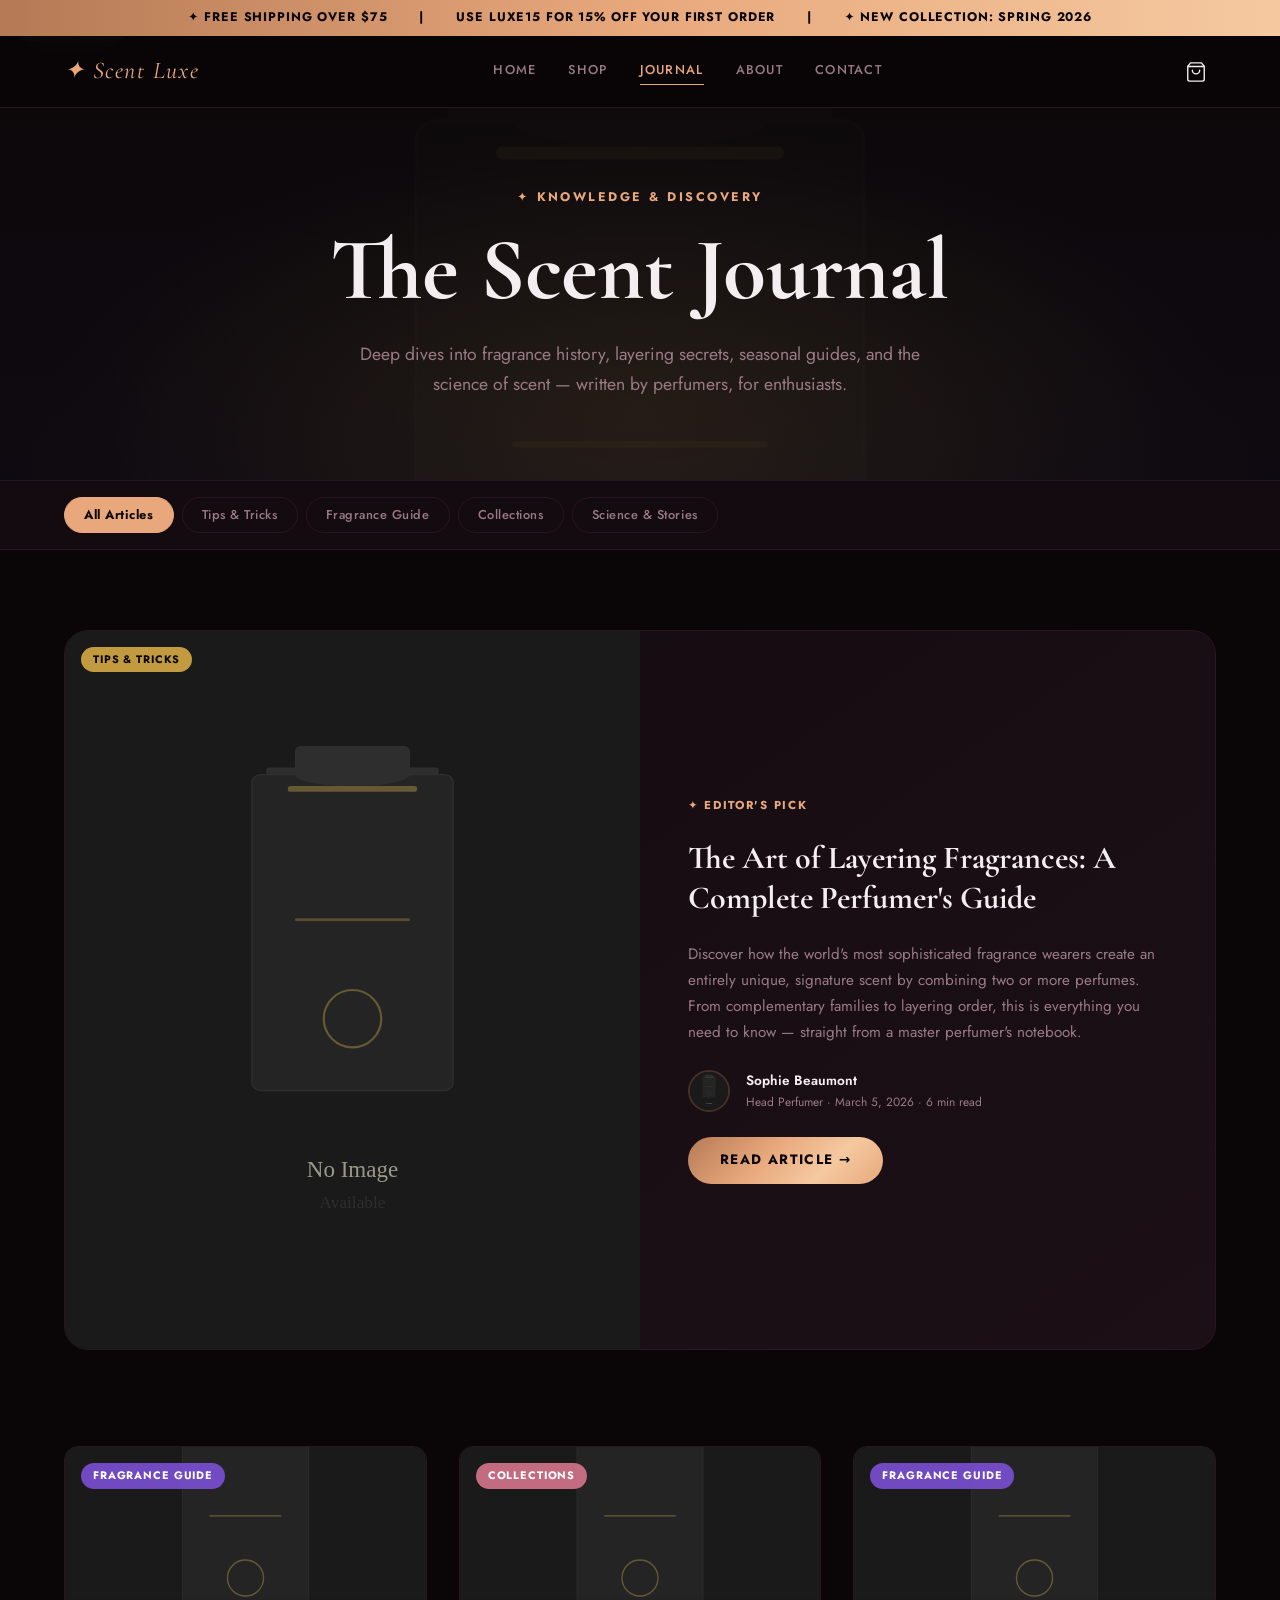
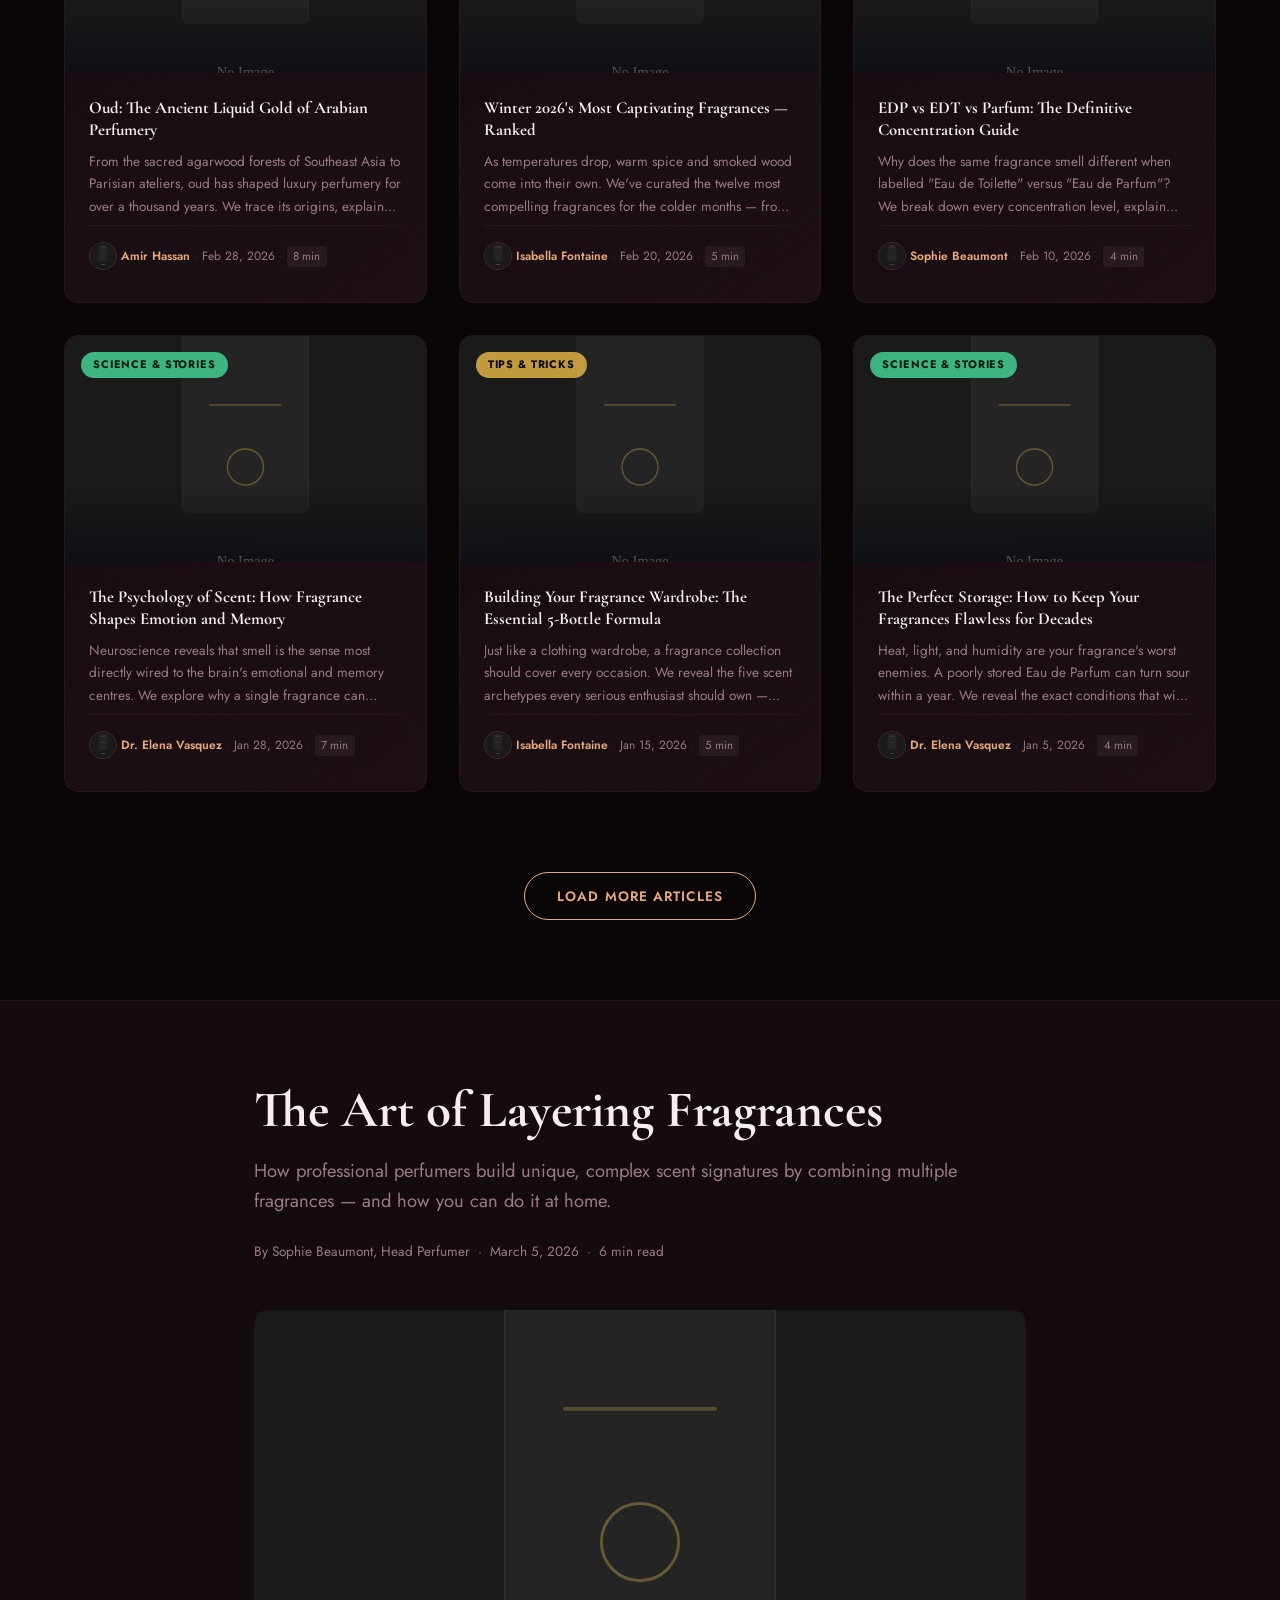
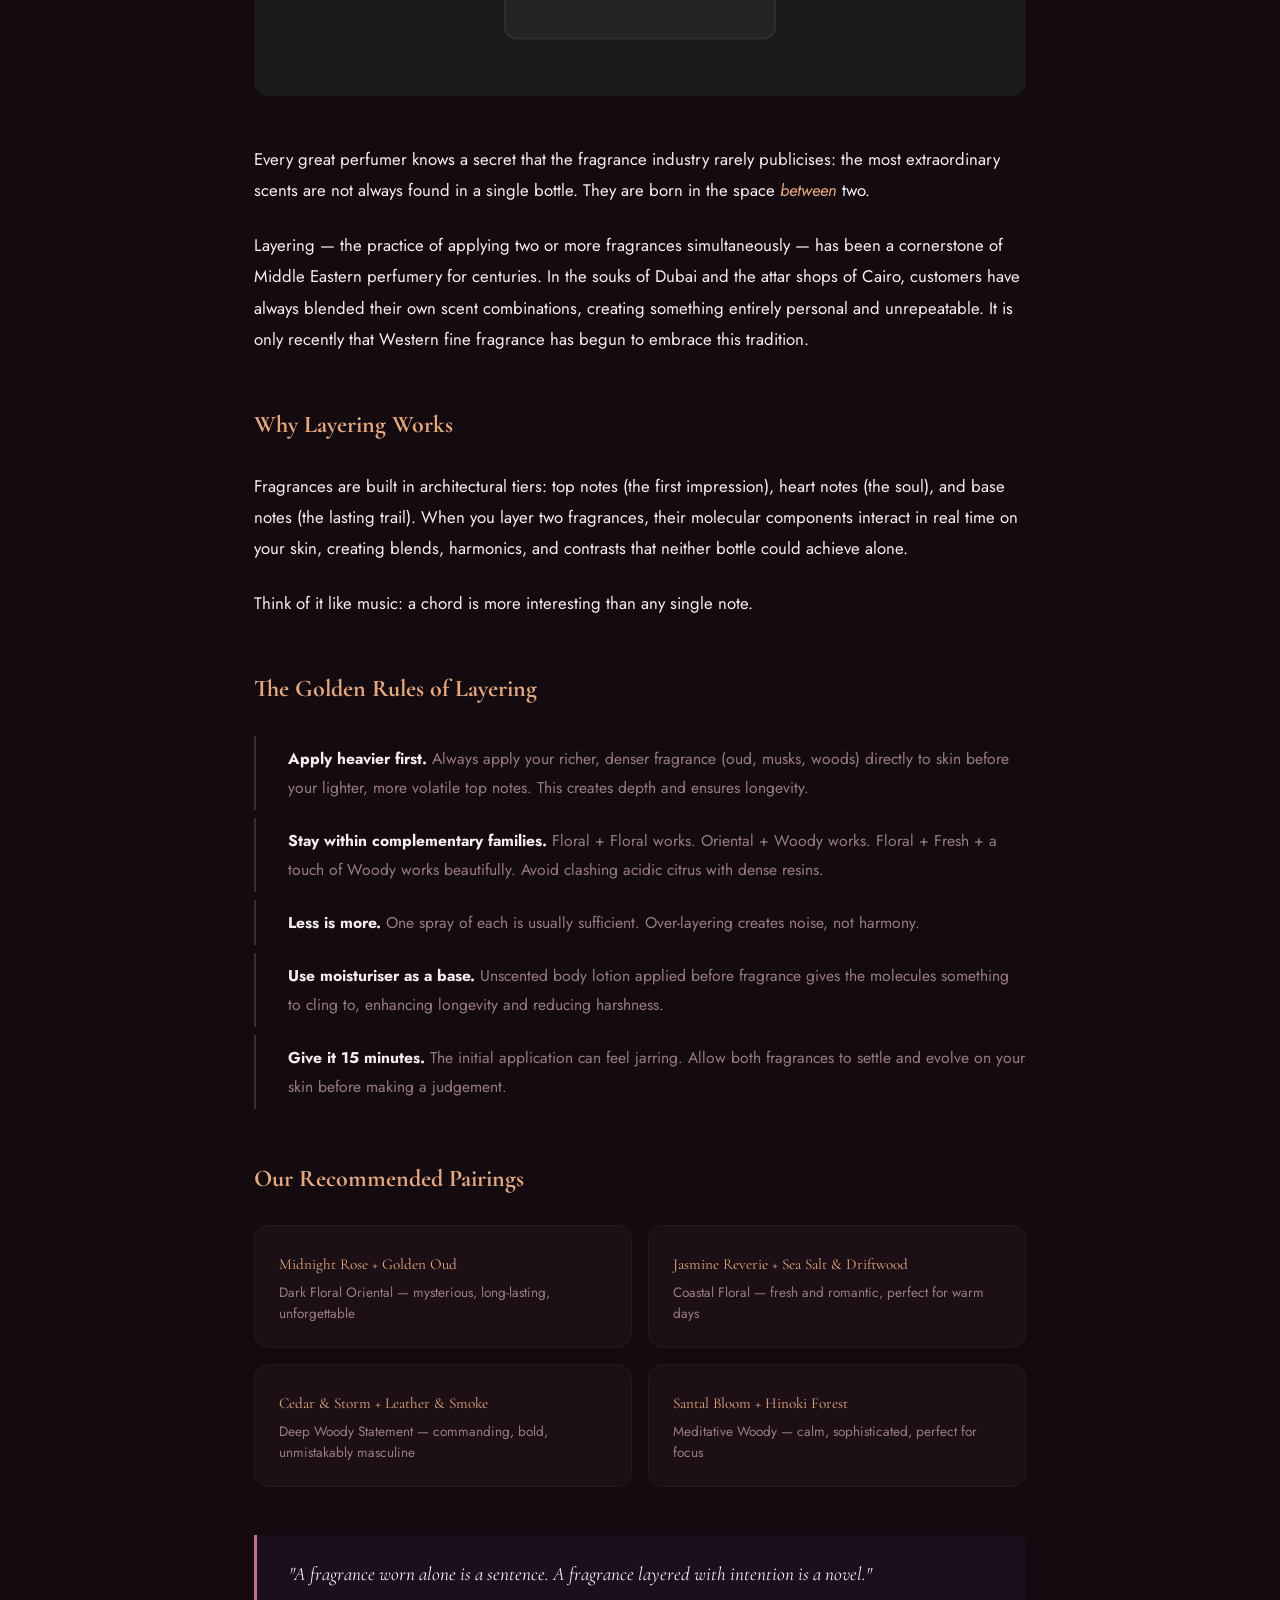
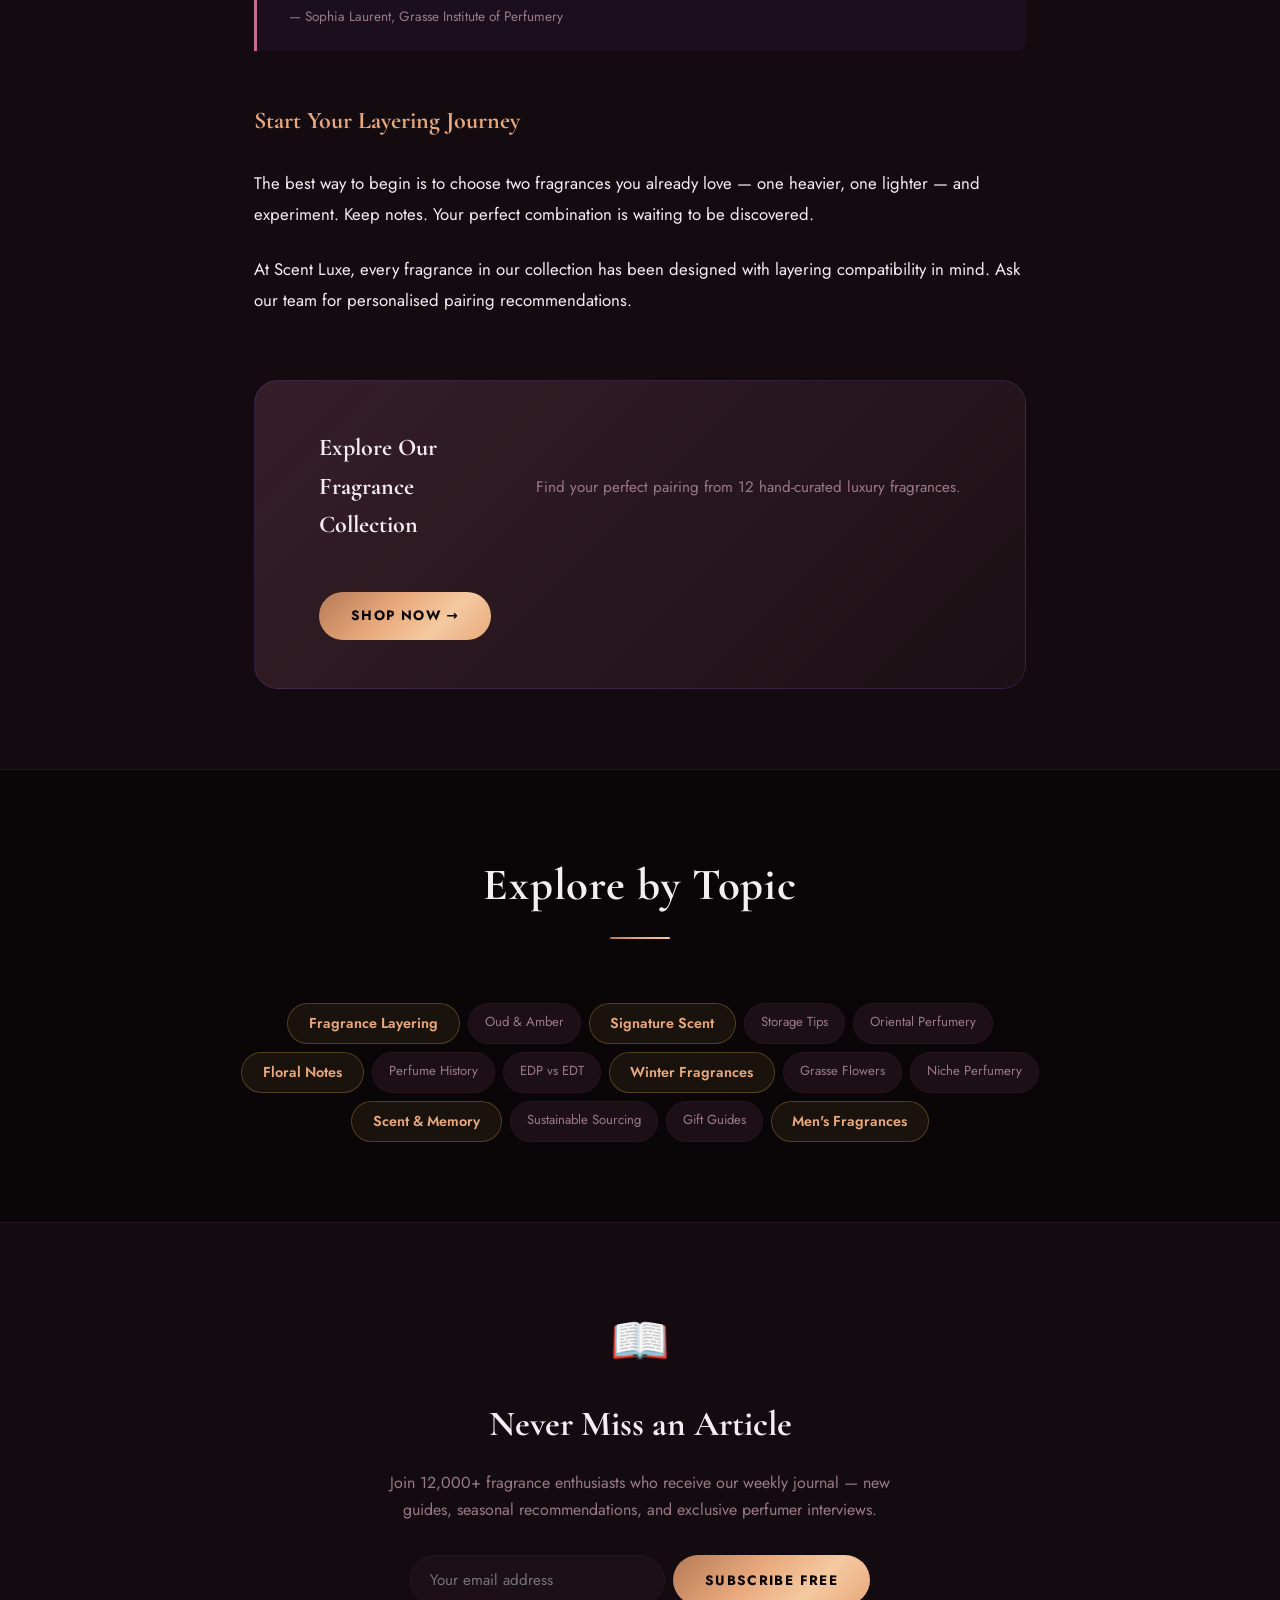
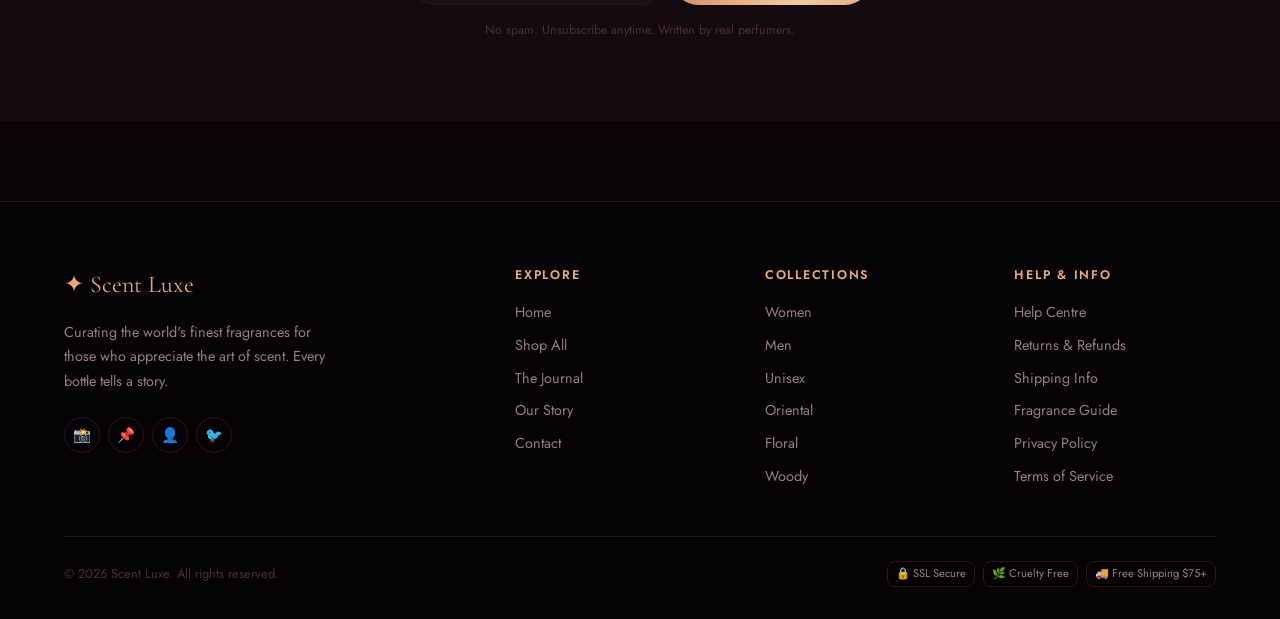
<file: blog.html>
<!DOCTYPE html>
<html lang="en">
<head>
  <meta charset="UTF-8" />
  <meta name="viewport" content="width=device-width, initial-scale=1.0" />
  <meta name="description" content="The Scent Journal — Fragrance guides, layering tips, oud stories and more from Scent Luxe." />
  <title>The Journal | Scent Luxe</title>
  <link rel="preconnect" href="https://fonts.googleapis.com" />
  <link rel="preconnect" href="https://fonts.gstatic.com" crossorigin />
  <link rel="stylesheet" href="css/style.css" />
  <link rel="stylesheet" href="css/components.css" />
  <link rel="stylesheet" href="css/navbar.css" />
  <link rel="stylesheet" href="css/blog.css" />
</head>
<body>

  <div id="navbar"></div>

  <main>

    <!-- ── Blog Hero ──────────────────────────────── -->
    <section class="blog-hero">
      <img
        class="blog-hero-img"
        src="https://images.unsplash.com/photo-1592945403244-b3fbafd7f539?w=1600&h=600&fit=crop&q=80"
        alt=""
        aria-hidden="true"
        loading="eager"
        onerror="this.src='assets/images/placeholder.svg'"
      />
      <div class="blog-hero-inner">
        <span class="blog-hero-eyebrow">✦ Knowledge &amp; Discovery</span>
        <h1 class="blog-hero-title">The Scent Journal</h1>
        <p class="blog-hero-subtitle">
          Deep dives into fragrance history, layering secrets, seasonal guides, and the science of scent — written by perfumers, for enthusiasts.
        </p>
      </div>
    </section>

    <!-- ── Category Filter ────────────────────────── -->
    <div class="blog-filter-bar">
      <div class="container">
        <div class="blog-filter-pills">
          <button class="blog-filter-btn active" data-cat="all">All Articles</button>
          <button class="blog-filter-btn" data-cat="tips">Tips &amp; Tricks</button>
          <button class="blog-filter-btn" data-cat="guide">Fragrance Guide</button>
          <button class="blog-filter-btn" data-cat="collections">Collections</button>
          <button class="blog-filter-btn" data-cat="science">Science &amp; Stories</button>
        </div>
      </div>
    </div>

    <!-- ── Featured Article ───────────────────────── -->
    <section class="blog-featured reveal" data-cat="tips">
      <div class="container">
        <div class="featured-article-card">
          <div class="featured-article-img-wrap">
            <img
              src="https://images.unsplash.com/photo-1541643600914-78b084683702?w=900&h=600&fit=crop&q=80"
              alt="Layering fragrances — multiple perfume bottles"
              onerror="this.src='assets/images/placeholder.svg'"
            />
            <span class="article-badge tips">Tips &amp; Tricks</span>
          </div>
          <div class="featured-article-content">
            <span class="featured-label">✦ Editor's Pick</span>
            <h2 class="featured-article-title">The Art of Layering Fragrances: A Complete Perfumer's Guide</h2>
            <p class="featured-article-excerpt">
              Discover how the world's most sophisticated fragrance wearers create an entirely unique, signature scent by combining two or more perfumes. From complementary families to layering order, this is everything you need to know — straight from a master perfumer's notebook.
            </p>
            <div class="article-meta">
              <img class="author-avatar" src="https://images.unsplash.com/photo-1494790108377-be9c29b29330?w=60&h=60&fit=crop&q=80" alt="Sophie Beaumont" onerror="this.src='assets/images/placeholder.svg'" />
              <div class="article-meta-info">
                <span class="article-author">Sophie Beaumont</span>
                <span class="article-date-time">Head Perfumer · March 5, 2026 · 6 min read</span>
              </div>
            </div>
            <a href="#article-layering" class="btn-primary article-read-btn">Read Article →</a>
          </div>
        </div>
      </div>
    </section>

    <!-- ── Articles Grid ──────────────────────────── -->
    <section class="blog-articles-section">
      <div class="container">
        <div class="blog-articles-grid" id="blog-grid">

          <!-- Article 2 -->
          <article class="article-card reveal" data-cat="guide">
            <a href="#article-oud" class="article-card-link">
              <div class="article-card-img-wrap">
                <img
                  src="https://images.unsplash.com/photo-1598300042247-d088f8ab3a91?w=600&h=400&fit=crop&q=80"
                  alt="Oud fragrance ingredients"
                  onerror="this.src='assets/images/placeholder.svg'"
                />
                <span class="article-badge guide">Fragrance Guide</span>
              </div>
              <div class="article-card-body">
                <h3 class="article-card-title">Oud: The Ancient Liquid Gold of Arabian Perfumery</h3>
                <p class="article-card-excerpt">
                  From the sacred agarwood forests of Southeast Asia to Parisian ateliers, oud has shaped luxury perfumery for over a thousand years. We trace its origins, explain why it costs more than gold, and reveal which of our fragrances it stars in.
                </p>
                <div class="article-card-meta">
                  <img class="article-avatar-sm" src="https://images.unsplash.com/photo-1507003211169-0a1dd7228f2d?w=40&h=40&fit=crop&q=80" alt="Amir Hassan" onerror="this.src='assets/images/placeholder.svg'" />
                  <span class="article-author-sm">Amir Hassan</span>
                  <span class="article-sep">·</span>
                  <span class="article-date-sm">Feb 28, 2026</span>
                  <span class="article-sep">·</span>
                  <span class="article-read-time">8 min</span>
                </div>
              </div>
            </a>
          </article>

          <!-- Article 3 -->
          <article class="article-card reveal" data-cat="collections">
            <a href="#article-winter" class="article-card-link">
              <div class="article-card-img-wrap">
                <img
                  src="https://images.unsplash.com/photo-1563170351-be82bc888aa4?w=600&h=400&fit=crop&q=80"
                  alt="Winter luxury fragrances collection"
                  onerror="this.src='assets/images/placeholder.svg'"
                />
                <span class="article-badge collections">Collections</span>
              </div>
              <div class="article-card-body">
                <h3 class="article-card-title">Winter 2026's Most Captivating Fragrances — Ranked</h3>
                <p class="article-card-excerpt">
                  As temperatures drop, warm spice and smoked wood come into their own. We've curated the twelve most compelling fragrances for the colder months — from quietly intense orientals to bold tobacco-leather statements that command every room.
                </p>
                <div class="article-card-meta">
                  <img class="article-avatar-sm" src="https://images.unsplash.com/photo-1573496359142-b8d87734a5a2?w=40&h=40&fit=crop&q=80" alt="Isabella Fontaine" onerror="this.src='assets/images/placeholder.svg'" />
                  <span class="article-author-sm">Isabella Fontaine</span>
                  <span class="article-sep">·</span>
                  <span class="article-date-sm">Feb 20, 2026</span>
                  <span class="article-sep">·</span>
                  <span class="article-read-time">5 min</span>
                </div>
              </div>
            </a>
          </article>

          <!-- Article 4 -->
          <article class="article-card reveal" data-cat="guide">
            <a href="#article-concentration" class="article-card-link">
              <div class="article-card-img-wrap">
                <img
                  src="https://images.unsplash.com/photo-1592945403244-b3fbafd7f539?w=600&h=400&fit=crop&q=80"
                  alt="Comparing perfume concentrations — EDP EDT"
                  onerror="this.src='assets/images/placeholder.svg'"
                />
                <span class="article-badge guide">Fragrance Guide</span>
              </div>
              <div class="article-card-body">
                <h3 class="article-card-title">EDP vs EDT vs Parfum: The Definitive Concentration Guide</h3>
                <p class="article-card-excerpt">
                  Why does the same fragrance smell different when labelled "Eau de Toilette" versus "Eau de Parfum"? We break down every concentration level, explain what the percentages actually mean, and tell you exactly which to choose for your lifestyle.
                </p>
                <div class="article-card-meta">
                  <img class="article-avatar-sm" src="https://images.unsplash.com/photo-1494790108377-be9c29b29330?w=40&h=40&fit=crop&q=80" alt="Sophie Beaumont" onerror="this.src='assets/images/placeholder.svg'" />
                  <span class="article-author-sm">Sophie Beaumont</span>
                  <span class="article-sep">·</span>
                  <span class="article-date-sm">Feb 10, 2026</span>
                  <span class="article-sep">·</span>
                  <span class="article-read-time">4 min</span>
                </div>
              </div>
            </a>
          </article>

          <!-- Article 5 -->
          <article class="article-card reveal" data-cat="science">
            <a href="#article-psychology" class="article-card-link">
              <div class="article-card-img-wrap">
                <img
                  src="https://images.unsplash.com/photo-1526510747491-58f928ec870f?w=600&h=400&fit=crop&q=80"
                  alt="The psychology of scent and emotion"
                  onerror="this.src='assets/images/placeholder.svg'"
                />
                <span class="article-badge science">Science &amp; Stories</span>
              </div>
              <div class="article-card-body">
                <h3 class="article-card-title">The Psychology of Scent: How Fragrance Shapes Emotion and Memory</h3>
                <p class="article-card-excerpt">
                  Neuroscience reveals that smell is the sense most directly wired to the brain's emotional and memory centres. We explore why a single fragrance can transport you instantly to a lost summer — and how to use this power intentionally every day.
                </p>
                <div class="article-card-meta">
                  <img class="article-avatar-sm" src="https://images.unsplash.com/photo-1438761681033-6461ffad8d80?w=40&h=40&fit=crop&q=80" alt="Dr. Elena Vasquez" onerror="this.src='assets/images/placeholder.svg'" />
                  <span class="article-author-sm">Dr. Elena Vasquez</span>
                  <span class="article-sep">·</span>
                  <span class="article-date-sm">Jan 28, 2026</span>
                  <span class="article-sep">·</span>
                  <span class="article-read-time">7 min</span>
                </div>
              </div>
            </a>
          </article>

          <!-- Article 6 -->
          <article class="article-card reveal" data-cat="tips">
            <a href="#article-wardrobe" class="article-card-link">
              <div class="article-card-img-wrap">
                <img
                  src="https://images.unsplash.com/photo-1548679847-1d4ff48016c4?w=600&h=400&fit=crop&q=80"
                  alt="Building a fragrance wardrobe"
                  onerror="this.src='assets/images/placeholder.svg'"
                />
                <span class="article-badge tips">Tips &amp; Tricks</span>
              </div>
              <div class="article-card-body">
                <h3 class="article-card-title">Building Your Fragrance Wardrobe: The Essential 5-Bottle Formula</h3>
                <p class="article-card-excerpt">
                  Just like a clothing wardrobe, a fragrance collection should cover every occasion. We reveal the five scent archetypes every serious enthusiast should own — from a morning fresh to an evening seduction — and exactly which bottles to start with.
                </p>
                <div class="article-card-meta">
                  <img class="article-avatar-sm" src="https://images.unsplash.com/photo-1573496359142-b8d87734a5a2?w=40&h=40&fit=crop&q=80" alt="Isabella Fontaine" onerror="this.src='assets/images/placeholder.svg'" />
                  <span class="article-author-sm">Isabella Fontaine</span>
                  <span class="article-sep">·</span>
                  <span class="article-date-sm">Jan 15, 2026</span>
                  <span class="article-sep">·</span>
                  <span class="article-read-time">5 min</span>
                </div>
              </div>
            </a>
          </article>

          <!-- Article 7 -->
          <article class="article-card reveal" data-cat="science">
            <a href="#article-storage" class="article-card-link">
              <div class="article-card-img-wrap">
                <img
                  src="https://images.unsplash.com/photo-1588405748880-12d1d2a59f75?w=600&h=400&fit=crop&q=80"
                  alt="Proper perfume storage"
                  onerror="this.src='assets/images/placeholder.svg'"
                />
                <span class="article-badge science">Science &amp; Stories</span>
              </div>
              <div class="article-card-body">
                <h3 class="article-card-title">The Perfect Storage: How to Keep Your Fragrances Flawless for Decades</h3>
                <p class="article-card-excerpt">
                  Heat, light, and humidity are your fragrance's worst enemies. A poorly stored Eau de Parfum can turn sour within a year. We reveal the exact conditions that will keep your collection pristine — and the storage myths you need to stop believing.
                </p>
                <div class="article-card-meta">
                  <img class="article-avatar-sm" src="https://images.unsplash.com/photo-1438761681033-6461ffad8d80?w=40&h=40&fit=crop&q=80" alt="Dr. Elena Vasquez" onerror="this.src='assets/images/placeholder.svg'" />
                  <span class="article-author-sm">Dr. Elena Vasquez</span>
                  <span class="article-sep">·</span>
                  <span class="article-date-sm">Jan 5, 2026</span>
                  <span class="article-sep">·</span>
                  <span class="article-read-time">4 min</span>
                </div>
              </div>
            </a>
          </article>

        </div><!-- .blog-articles-grid -->

        <div class="blog-load-more">
          <button class="btn-outline" id="load-more-btn">Load More Articles</button>
        </div>

      </div>
    </section>

    <!-- ── Full Article: Layering ──────────────────── -->
    <section id="article-layering" class="full-article-section">
      <div class="container full-article-container">

        <div class="full-article-header">
          <span class="article-badge tips" style="margin-bottom:var(--space-md);display:inline-block">Tips &amp; Tricks</span>
          <h2 class="full-article-title">The Art of Layering Fragrances</h2>
          <p class="full-article-subtitle">How professional perfumers build unique, complex scent signatures by combining multiple fragrances — and how you can do it at home.</p>
          <div class="full-article-meta">
            <span>By Sophie Beaumont, Head Perfumer</span>
            <span>·</span>
            <span>March 5, 2026</span>
            <span>·</span>
            <span>6 min read</span>
          </div>
        </div>

        <img
          class="full-article-hero-img"
          src="https://images.unsplash.com/photo-1583467875263-d50de56eb082?w=1200&h=600&fit=crop&q=80"
          alt="Collection of luxury perfume bottles for layering"
          onerror="this.src='assets/images/placeholder.svg'"
        />

        <div class="full-article-body">

          <p>Every great perfumer knows a secret that the fragrance industry rarely publicises: the most extraordinary scents are not always found in a single bottle. They are born in the space <em>between</em> two.</p>

          <p>Layering — the practice of applying two or more fragrances simultaneously — has been a cornerstone of Middle Eastern perfumery for centuries. In the souks of Dubai and the attar shops of Cairo, customers have always blended their own scent combinations, creating something entirely personal and unrepeatable. It is only recently that Western fine fragrance has begun to embrace this tradition.</p>

          <h3>Why Layering Works</h3>

          <p>Fragrances are built in architectural tiers: top notes (the first impression), heart notes (the soul), and base notes (the lasting trail). When you layer two fragrances, their molecular components interact in real time on your skin, creating blends, harmonics, and contrasts that neither bottle could achieve alone.</p>

          <p>Think of it like music: a chord is more interesting than any single note.</p>

          <h3>The Golden Rules of Layering</h3>

          <ul class="article-list">
            <li><strong>Apply heavier first.</strong> Always apply your richer, denser fragrance (oud, musks, woods) directly to skin before your lighter, more volatile top notes. This creates depth and ensures longevity.</li>
            <li><strong>Stay within complementary families.</strong> Floral + Floral works. Oriental + Woody works. Floral + Fresh + a touch of Woody works beautifully. Avoid clashing acidic citrus with dense resins.</li>
            <li><strong>Less is more.</strong> One spray of each is usually sufficient. Over-layering creates noise, not harmony.</li>
            <li><strong>Use moisturiser as a base.</strong> Unscented body lotion applied before fragrance gives the molecules something to cling to, enhancing longevity and reducing harshness.</li>
            <li><strong>Give it 15 minutes.</strong> The initial application can feel jarring. Allow both fragrances to settle and evolve on your skin before making a judgement.</li>
          </ul>

          <h3>Our Recommended Pairings</h3>

          <div class="article-pairings-grid">
            <div class="pairing-card">
              <div class="pairing-scents">Midnight Rose + Golden Oud</div>
              <div class="pairing-result">Dark Floral Oriental — mysterious, long-lasting, unforgettable</div>
            </div>
            <div class="pairing-card">
              <div class="pairing-scents">Jasmine Reverie + Sea Salt &amp; Driftwood</div>
              <div class="pairing-result">Coastal Floral — fresh and romantic, perfect for warm days</div>
            </div>
            <div class="pairing-card">
              <div class="pairing-scents">Cedar &amp; Storm + Leather &amp; Smoke</div>
              <div class="pairing-result">Deep Woody Statement — commanding, bold, unmistakably masculine</div>
            </div>
            <div class="pairing-card">
              <div class="pairing-scents">Santal Bloom + Hinoki Forest</div>
              <div class="pairing-result">Meditative Woody — calm, sophisticated, perfect for focus</div>
            </div>
          </div>

          <blockquote class="article-quote">
            "A fragrance worn alone is a sentence. A fragrance layered with intention is a novel."
            <cite>— Sophia Laurent, Grasse Institute of Perfumery</cite>
          </blockquote>

          <h3>Start Your Layering Journey</h3>

          <p>The best way to begin is to choose two fragrances you already love — one heavier, one lighter — and experiment. Keep notes. Your perfect combination is waiting to be discovered.</p>

          <p>At Scent Luxe, every fragrance in our collection has been designed with layering compatibility in mind. Ask our team for personalised pairing recommendations.</p>

        </div>

        <div class="article-cta-box">
          <div class="article-cta-content">
            <h3>Explore Our Fragrance Collection</h3>
            <p>Find your perfect pairing from 12 hand-curated luxury fragrances.</p>
            <a href="shop.html" class="btn-primary">Shop Now →</a>
          </div>
        </div>

      </div>
    </section>

    <!-- ── Topics Cloud ────────────────────────────── -->
    <section class="blog-topics-section">
      <div class="container">
        <h2 class="section-title">Explore by Topic</h2>
        <div class="section-divider"></div>
        <div class="topics-cloud">
          <a href="#" class="topic-tag large">Fragrance Layering</a>
          <a href="#" class="topic-tag">Oud &amp; Amber</a>
          <a href="#" class="topic-tag large">Signature Scent</a>
          <a href="#" class="topic-tag">Storage Tips</a>
          <a href="#" class="topic-tag">Oriental Perfumery</a>
          <a href="#" class="topic-tag large">Floral Notes</a>
          <a href="#" class="topic-tag">Perfume History</a>
          <a href="#" class="topic-tag">EDP vs EDT</a>
          <a href="#" class="topic-tag large">Winter Fragrances</a>
          <a href="#" class="topic-tag">Grasse Flowers</a>
          <a href="#" class="topic-tag">Niche Perfumery</a>
          <a href="#" class="topic-tag large">Scent &amp; Memory</a>
          <a href="#" class="topic-tag">Sustainable Sourcing</a>
          <a href="#" class="topic-tag">Gift Guides</a>
          <a href="#" class="topic-tag large">Men's Fragrances</a>
        </div>
      </div>
    </section>

    <!-- ── Newsletter CTA ──────────────────────────── -->
    <section class="blog-newsletter reveal">
      <div class="container">
        <div class="blog-newsletter-inner">
          <div class="blog-newsletter-icon">📖</div>
          <h2 class="blog-newsletter-title">Never Miss an Article</h2>
          <p class="blog-newsletter-desc">Join 12,000+ fragrance enthusiasts who receive our weekly journal — new guides, seasonal recommendations, and exclusive perfumer interviews.</p>
          <form class="blog-newsletter-form" id="blog-newsletter-form" novalidate>
            <input type="email" placeholder="Your email address" class="blog-newsletter-input" required />
            <button type="submit" class="btn-primary">Subscribe Free</button>
          </form>
          <p class="blog-newsletter-note">No spam. Unsubscribe anytime. Written by real perfumers.</p>
        </div>
      </div>
    </section>

  </main>

  <div id="footer"></div>

  <script src="js/data/products.js"></script>
  <script src="js/cart.js"></script>
  <script src="js/navbar.js"></script>
  <script src="js/utils.js"></script>
  <script src="js/blog.js"></script>
</body>
</html>
</file>
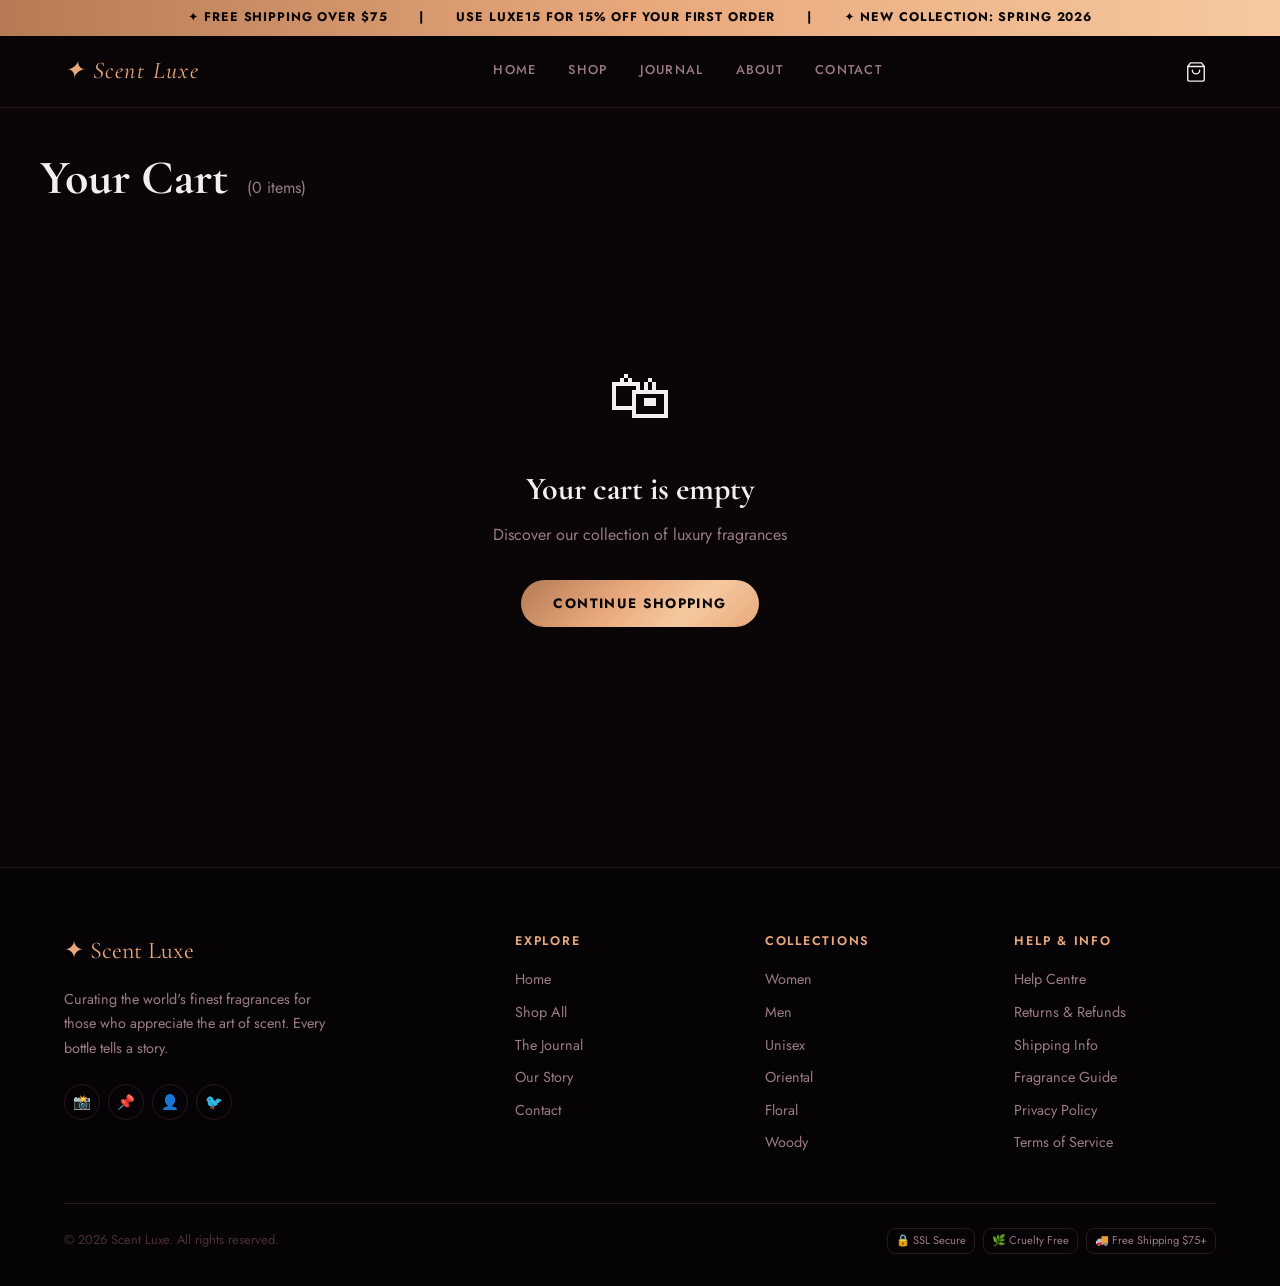
<file: cart.html>
<!DOCTYPE html>
<html lang="en">
<head>
  <meta charset="UTF-8" />
  <meta name="viewport" content="width=device-width, initial-scale=1.0" />
  <meta name="description" content="Your shopping cart — Scent Luxe." />
  <title>Cart | Scent Luxe</title>
  <link rel="preconnect" href="https://fonts.googleapis.com" />
  <link rel="preconnect" href="https://fonts.gstatic.com" crossorigin />
  <link rel="stylesheet" href="css/style.css" />
  <link rel="stylesheet" href="css/components.css" />
  <link rel="stylesheet" href="css/navbar.css" />
  <link rel="stylesheet" href="css/cart.css" />
</head>
<body>

  <div id="navbar"></div>

  <main>
    <div class="container cart-page-wrap">

      <h1 class="cart-page-title">
        Your Cart
        <span class="cart-count-label">(<span id="cart-count">0</span> item<span id="cart-count-plural">s</span>)</span>
      </h1>

      <!-- ── Empty State ──────────────────────────── -->
      <div id="cart-empty" style="display:none; flex-direction:column; align-items:center;">
        <div class="empty-icon">🛍</div>
        <h2>Your cart is empty</h2>
        <p>Discover our collection of luxury fragrances</p>
        <a href="shop.html" class="btn-primary">Continue Shopping</a>
      </div>

      <!-- ── Cart Content ─────────────────────────── -->
      <div id="cart-items-wrapper">
        <div class="cart-container">

          <!-- Items Section -->
          <section class="cart-items-section" aria-label="Cart items">
            <div id="cart-items-list">
              <!-- Injected by cart-page.js -->
            </div>
          </section>

          <!-- Order Summary -->
          <aside class="cart-summary" aria-label="Order summary">
            <div class="cart-summary-title">Order Summary</div>

            <div class="summary-row">
              <span>Subtotal</span>
              <span id="summary-subtotal">$0.00</span>
            </div>
            <div class="summary-row">
              <span>Shipping</span>
              <span style="color:var(--color-success);font-weight:600">Free</span>
            </div>

            <div class="summary-row-total">
              <span>Total</span>
              <span id="summary-total">$0.00</span>
            </div>

            <button class="btn-checkout" id="btn-checkout">
              Proceed to Checkout
            </button>

            <a href="shop.html" class="btn-continue">← Continue Shopping</a>
          </aside>

        </div>
      </div>

    </div>
  </main>

  <div id="footer"></div>

  <script src="js/data/products.js"></script>
  <script src="js/cart.js"></script>
  <script src="js/navbar.js"></script>
  <script src="js/utils.js"></script>
  <script src="js/cart-page.js"></script>
</body>
</html>
</file>
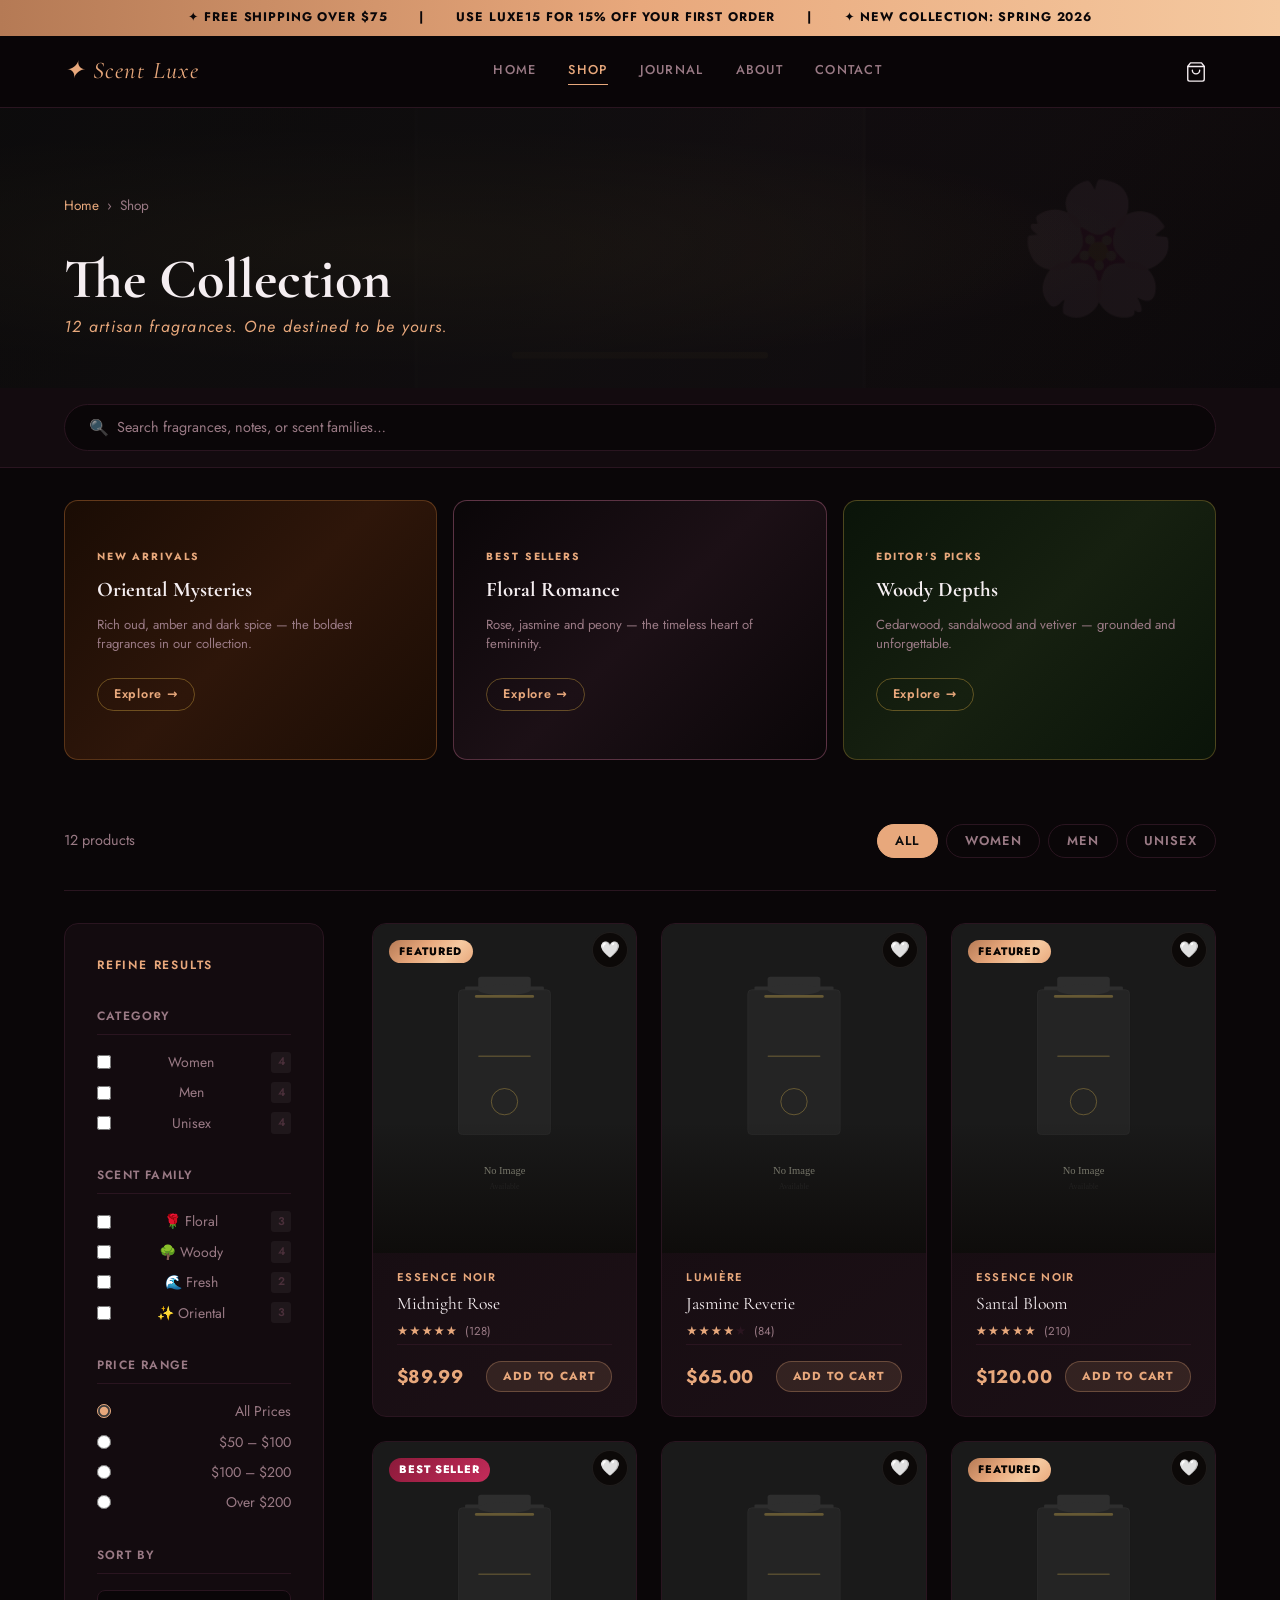
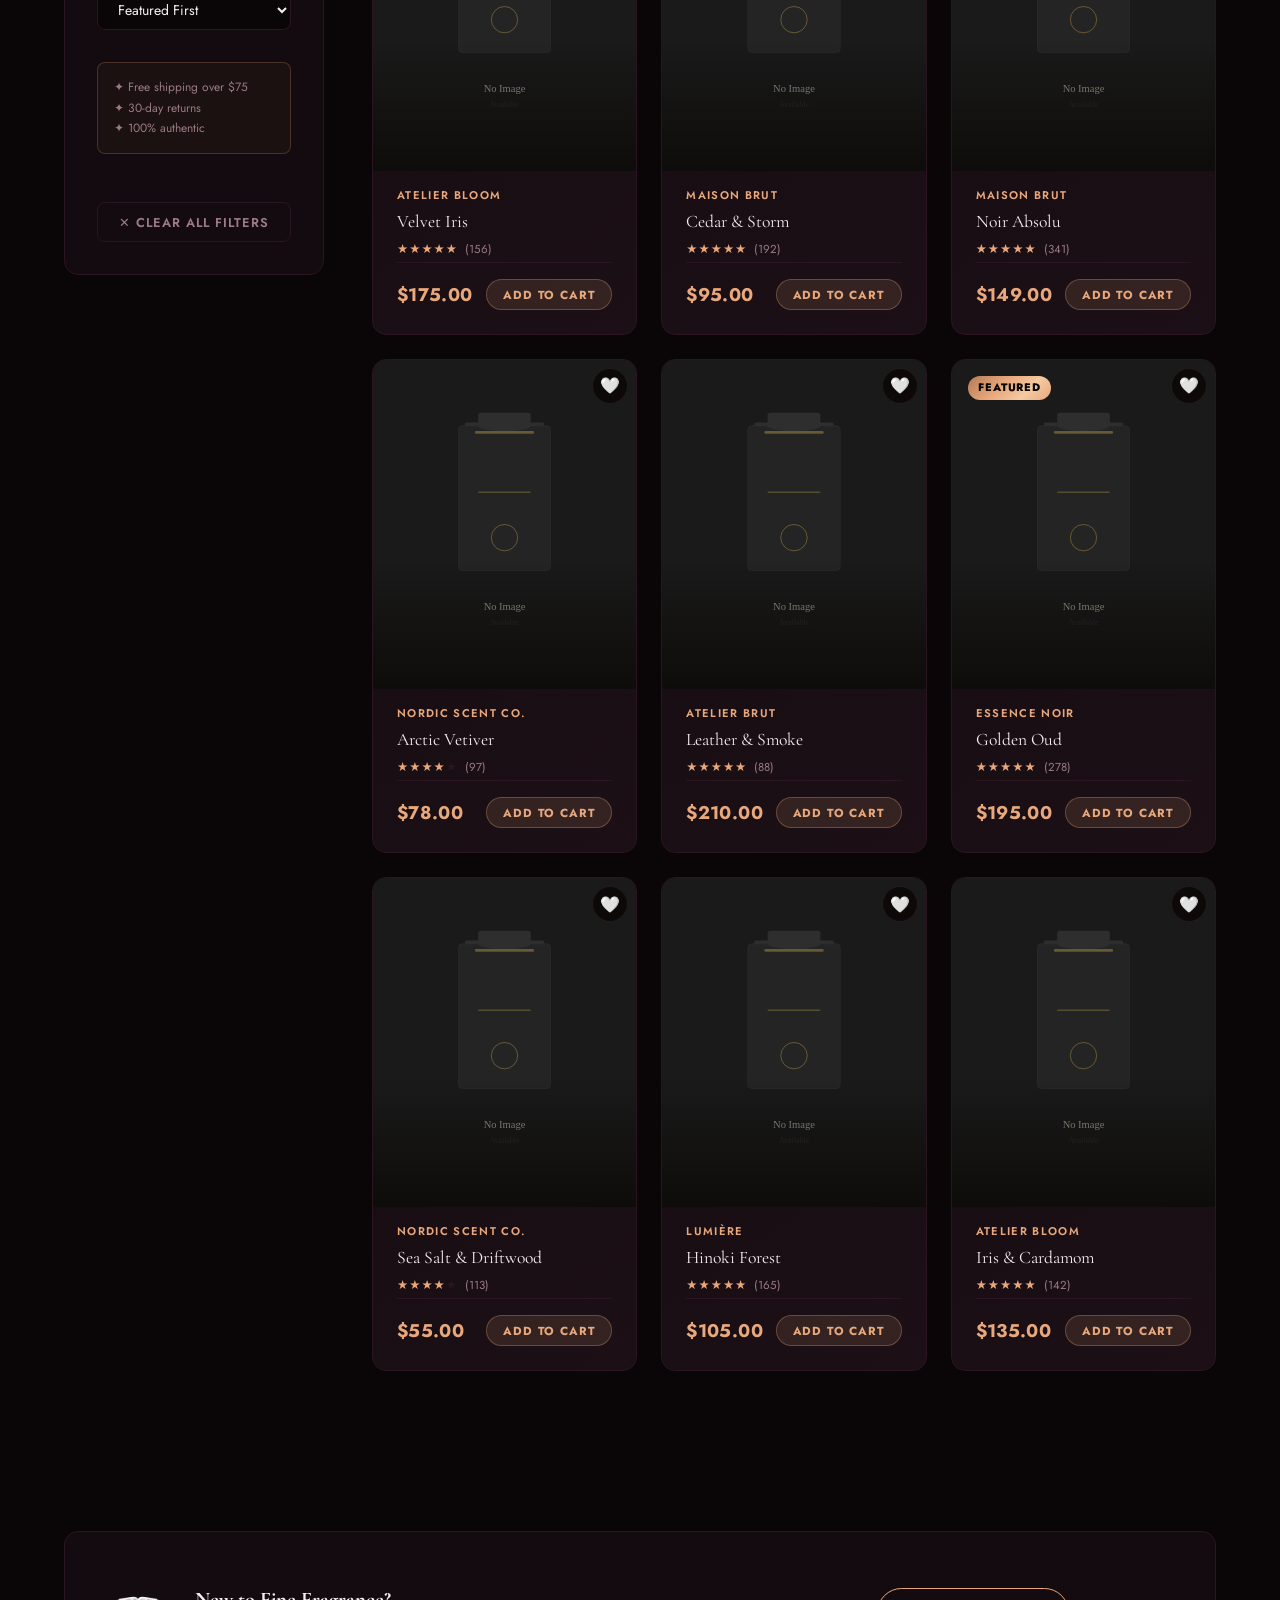
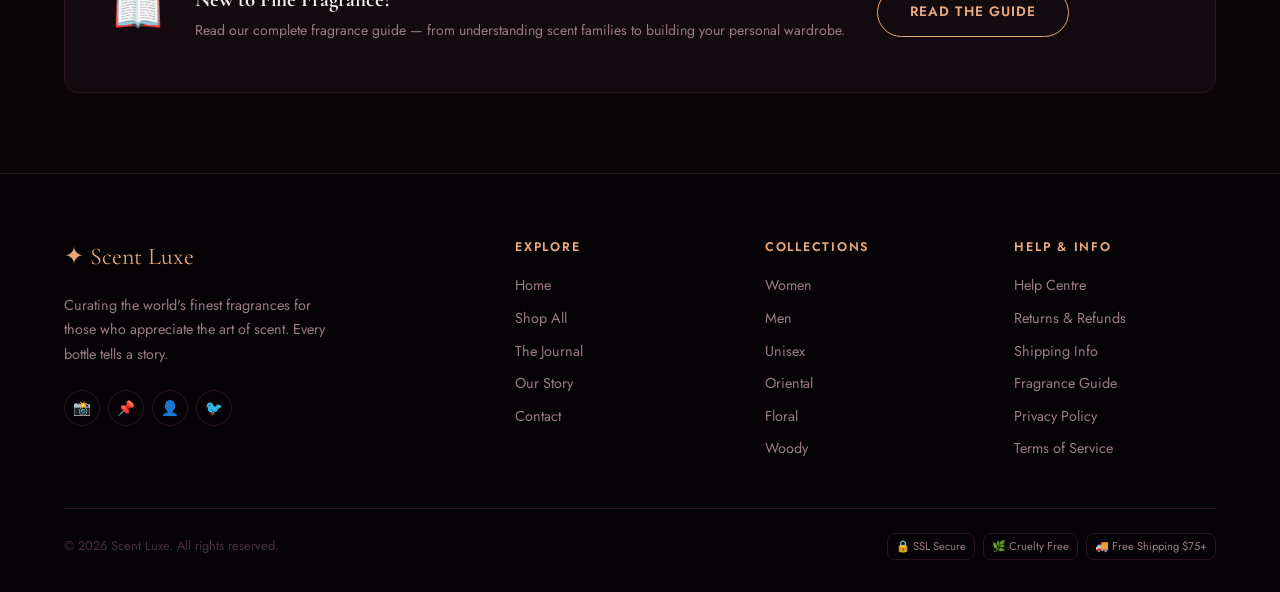
<file: product.html>
<!DOCTYPE html>
<html lang="en">
<head>
  <meta charset="UTF-8" />
  <meta name="viewport" content="width=device-width, initial-scale=1.0" />
  <title>Product | Scent Luxe</title>
  <link rel="preconnect" href="https://fonts.googleapis.com" />
  <link rel="preconnect" href="https://fonts.gstatic.com" crossorigin />
  <link rel="stylesheet" href="css/style.css" />
  <link rel="stylesheet" href="css/components.css" />
  <link rel="stylesheet" href="css/navbar.css" />
  <link rel="stylesheet" href="css/product.css" />
</head>
<body>
  <div id="navbar"></div>
  <main>
    <div class="container product-page-wrap">
      <!-- Breadcrumb -->
      <nav class="breadcrumb" aria-label="Breadcrumb">
        <a href="index.html">Home</a><span>›</span>
        <a href="shop.html">Shop</a><span>›</span>
        <span id="bc-product-name">Product</span>
      </nav>

      <!-- Main Detail -->
      <div class="product-detail">
        <!-- Gallery -->
        <div class="product-gallery">
          <div class="main-image-wrap">
            <img id="main-img" src="assets/images/placeholder.svg" alt="Product" />
            <div class="img-zoom-hint">🔍 Hover to explore</div>
          </div>
          <div class="thumbnail-strip" id="thumbnail-strip"></div>
        </div>
        <!-- Info -->
        <div class="product-info">
          <div class="product-detail-brand" id="detail-brand">Brand</div>
          <h1 class="product-detail-name" id="detail-name">Product Name</h1>
          <div class="product-detail-meta">
            <div class="product-detail-rating">
              <div class="star-rating" id="detail-stars"></div>
              <span class="product-detail-rating-num" id="detail-rating-num"></span>
            </div>
            <span class="product-detail-reviews" id="detail-reviews"></span>
            <span class="product-detail-category" id="detail-category"></span>
          </div>
          <div class="product-detail-price" id="detail-price">$0.00</div>
          <!-- Scent Family Badge -->
          <div class="scent-family-badge" id="scent-family-badge"></div>
          <p class="product-detail-desc" id="detail-desc"></p>
          <!-- Product Story -->
          <div class="product-story-box" id="product-story-box">
            <div class="story-box-icon">✍️</div>
            <p class="story-box-text" id="story-box-text"></p>
          </div>
          <!-- Tags -->
          <div class="product-detail-tags" id="detail-tags"></div>
          <!-- Size -->
          <label class="selector-label">Select Size</label>
          <div class="size-options" id="size-options" role="group"></div>
          <!-- Quantity -->
          <label class="selector-label">Quantity</label>
          <div class="quantity-selector">
            <button class="qty-btn" id="qty-minus" aria-label="Decrease">−</button>
            <input class="qty-input" id="qty-input" type="number" value="1" min="1" max="10" />
            <button class="qty-btn" id="qty-plus" aria-label="Increase">+</button>
          </div>
          <!-- Actions -->
          <div class="product-actions">
            <button class="btn-primary" id="btn-add-detail">🛍 Add to Cart</button>
            <button class="btn-outline" onclick="toggleWishlist(window._currentProductId)" id="btn-wishlist">🤍 Wishlist</button>
          </div>
          <!-- Trust Badges -->
          <div class="trust-badges">
            <div class="trust-badge"><span>🚚</span><div><strong>Free Shipping</strong><small>On orders over $75</small></div></div>
            <div class="trust-badge"><span>🔄</span><div><strong>Easy Returns</strong><small>30-day return policy</small></div></div>
            <div class="trust-badge"><span>🛡️</span><div><strong>100% Authentic</strong><small>Certified genuine</small></div></div>
          </div>
        </div>
      </div>

      <!-- FRAGRANCE NOTES PYRAMID -->
      <section class="notes-section" id="notes-section">
        <h2 class="section-title" style="text-align:left">Fragrance Notes</h2>
        <div class="section-divider" style="margin-left:0"></div>
        <div class="notes-pyramid">
          <div class="notes-tier notes-top">
            <div class="notes-tier-icon">☁️</div>
            <div class="notes-tier-label">Top Notes</div>
            <div class="notes-tier-desc">First impression · 15–30 minutes</div>
            <div class="notes-list" id="notes-top"></div>
          </div>
          <div class="notes-tier notes-heart">
            <div class="notes-tier-icon">❤️</div>
            <div class="notes-tier-label">Heart Notes</div>
            <div class="notes-tier-desc">Soul of the fragrance · 2–4 hours</div>
            <div class="notes-list" id="notes-heart"></div>
          </div>
          <div class="notes-tier notes-base">
            <div class="notes-tier-icon">🌍</div>
            <div class="notes-tier-label">Base Notes</div>
            <div class="notes-tier-desc">Lasting impression · 6–12 hours</div>
            <div class="notes-list" id="notes-base"></div>
          </div>
        </div>
      </section>

      <!-- PERFUME PROFILE -->
      <section class="profile-section" id="profile-section">
        <h2 class="section-title" style="text-align:left">Fragrance Profile</h2>
        <div class="section-divider" style="margin-left:0"></div>
        <div class="profile-grid">
          <div class="profile-card">
            <div class="profile-icon">⏱️</div>
            <div class="profile-label">Longevity</div>
            <div class="profile-value" id="profile-longevity">—</div>
          </div>
          <div class="profile-card">
            <div class="profile-icon">🌊</div>
            <div class="profile-label">Sillage</div>
            <div class="profile-value" id="profile-sillage">—</div>
          </div>
          <div class="profile-card">
            <div class="profile-icon">🗓️</div>
            <div class="profile-label">Best Season</div>
            <div class="profile-value" id="profile-season">—</div>
          </div>
          <div class="profile-card">
            <div class="profile-icon">✨</div>
            <div class="profile-label">Occasion</div>
            <div class="profile-value" id="profile-occasion">—</div>
          </div>
        </div>
      </section>

      <!-- HOW TO WEAR -->
      <section class="how-to-section">
        <h2 class="section-title" style="text-align:left">How to Wear It</h2>
        <div class="section-divider" style="margin-left:0"></div>
        <div class="how-to-grid">
          <div class="how-to-card">
            <div class="how-to-icon">🌡️</div>
            <h3>Pulse Points</h3>
            <p>Apply to wrists, neck, behind ears, and inner elbows. These warm spots amplify the fragrance and help it project naturally.</p>
          </div>
          <div class="how-to-card">
            <div class="how-to-icon">💧</div>
            <h3>Moisturised Skin</h3>
            <p>Fragrance lasts longer on moisturised skin. Apply an unscented lotion before spraying for maximum longevity.</p>
          </div>
          <div class="how-to-card">
            <div class="how-to-icon">👗</div>
            <h3>Clothing Tips</h3>
            <p>A light mist on clothing extends wear time but always patch-test on delicate fabrics first to prevent staining.</p>
          </div>
          <div class="how-to-card">
            <div class="how-to-icon">☁️</div>
            <h3>The Cloud Technique</h3>
            <p>Spray into the air and walk through the mist for an all-over delicate scent — perfect for social occasions.</p>
          </div>
        </div>
      </section>

      <!-- CUSTOMER REVIEWS -->
      <section class="reviews-section" id="reviews-section">
        <div class="reviews-header">
          <div>
            <h2 class="section-title" style="text-align:left">Customer Reviews</h2>
            <div class="section-divider" style="margin-left:0"></div>
          </div>
          <div class="reviews-overall">
            <div class="reviews-big-rating" id="reviews-big-rating">4.5</div>
            <div class="reviews-stars-big" id="reviews-stars-big"></div>
            <div class="reviews-total" id="reviews-total"></div>
          </div>
        </div>
        <div class="reviews-grid" id="reviews-grid">
          <!-- Injected by product.js -->
        </div>
      </section>

      <!-- FAQ -->
      <section class="faq-section">
        <h2 class="section-title" style="text-align:left">Frequently Asked Questions</h2>
        <div class="section-divider" style="margin-left:0"></div>
        <div class="faq-list">
          <details class="faq-item">
            <summary class="faq-question">Is this fragrance long-lasting?</summary>
            <p class="faq-answer">All Scent Luxe fragrances are Eau de Parfum concentration (20–30% aromatic compounds), designed for exceptional longevity of 8–12+ hours on skin. Longevity varies based on skin type, humidity, and application method.</p>
          </details>
          <details class="faq-item">
            <summary class="faq-question">Are your perfumes cruelty-free?</summary>
            <p class="faq-answer">Absolutely. Every Scent Luxe fragrance is 100% cruelty-free and never tested on animals. We are certified by PETA and Leaping Bunny. Our ingredients are ethically and sustainably sourced.</p>
          </details>
          <details class="faq-item">
            <summary class="faq-question">Do you offer samples before buying?</summary>
            <p class="faq-answer">Yes! We offer a Discovery Set of 6 × 2ml samples for $25 (credited toward your first full bottle purchase). Contact us to request your personalised sample selection based on your preferences.</p>
          </details>
          <details class="faq-item">
            <summary class="faq-question">What is your return policy?</summary>
            <p class="faq-answer">We offer a 30-day satisfaction guarantee. If you're not completely in love with your purchase, return it in its original packaging for a full refund or exchange — no questions asked.</p>
          </details>
          <details class="faq-item">
            <summary class="faq-question">How should I store my perfume?</summary>
            <p class="faq-answer">Store in a cool, dry place away from direct sunlight and heat. Avoid bathrooms (humidity degrades fragrance). Keep the bottle upright and tightly capped. Properly stored, a fragrance lasts 3–5 years.</p>
          </details>
        </div>
      </section>

      <!-- RELATED PRODUCTS -->
      <section id="related-products" aria-label="Related fragrances">
        <h2 class="section-title" style="text-align:left;margin-bottom:var(--space-xl)">You May Also Like</h2>
        <div class="related-grid" id="related-grid"></div>
      </section>
    </div>
  </main>
  <div id="footer"></div>
  <script src="js/data/products.js"></script>
  <script src="js/cart.js"></script>
  <script src="js/navbar.js"></script>
  <script src="js/utils.js"></script>
  <script src="js/product.js"></script>
</body>
</html>
</file>
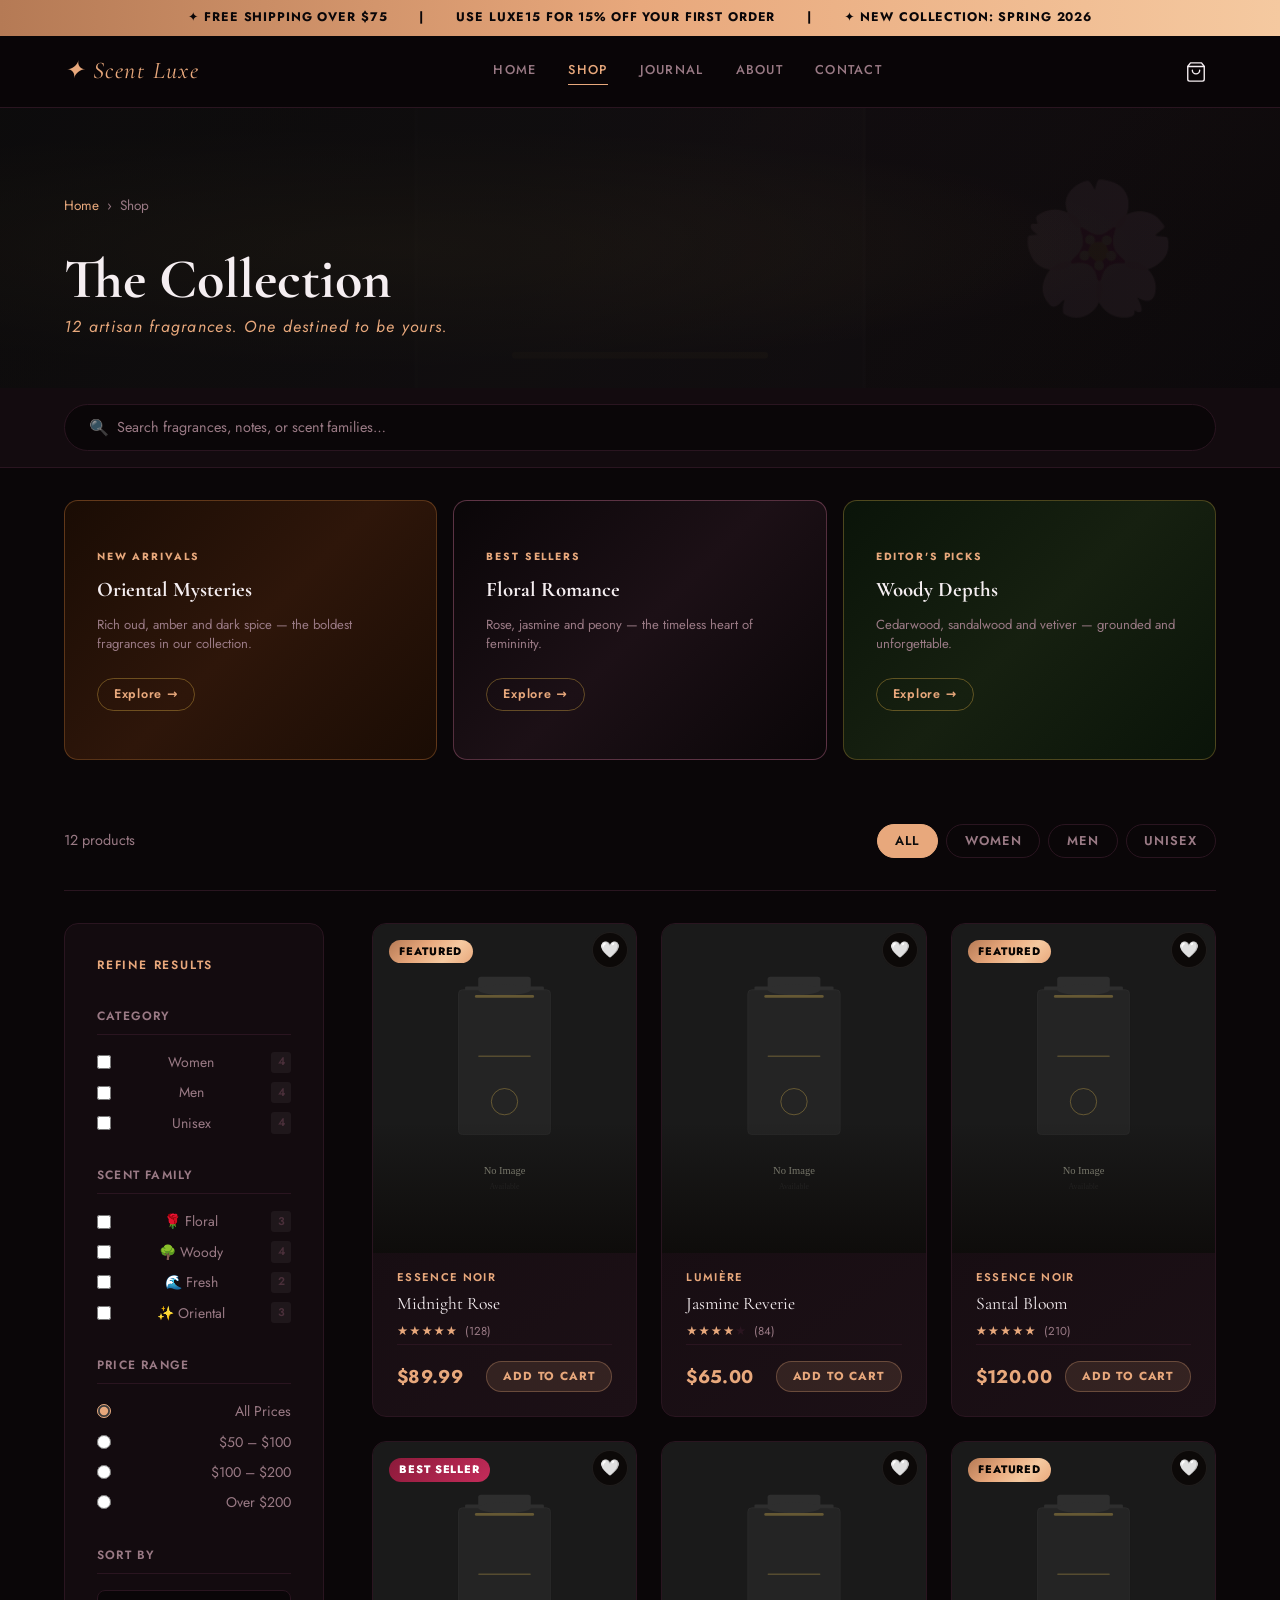
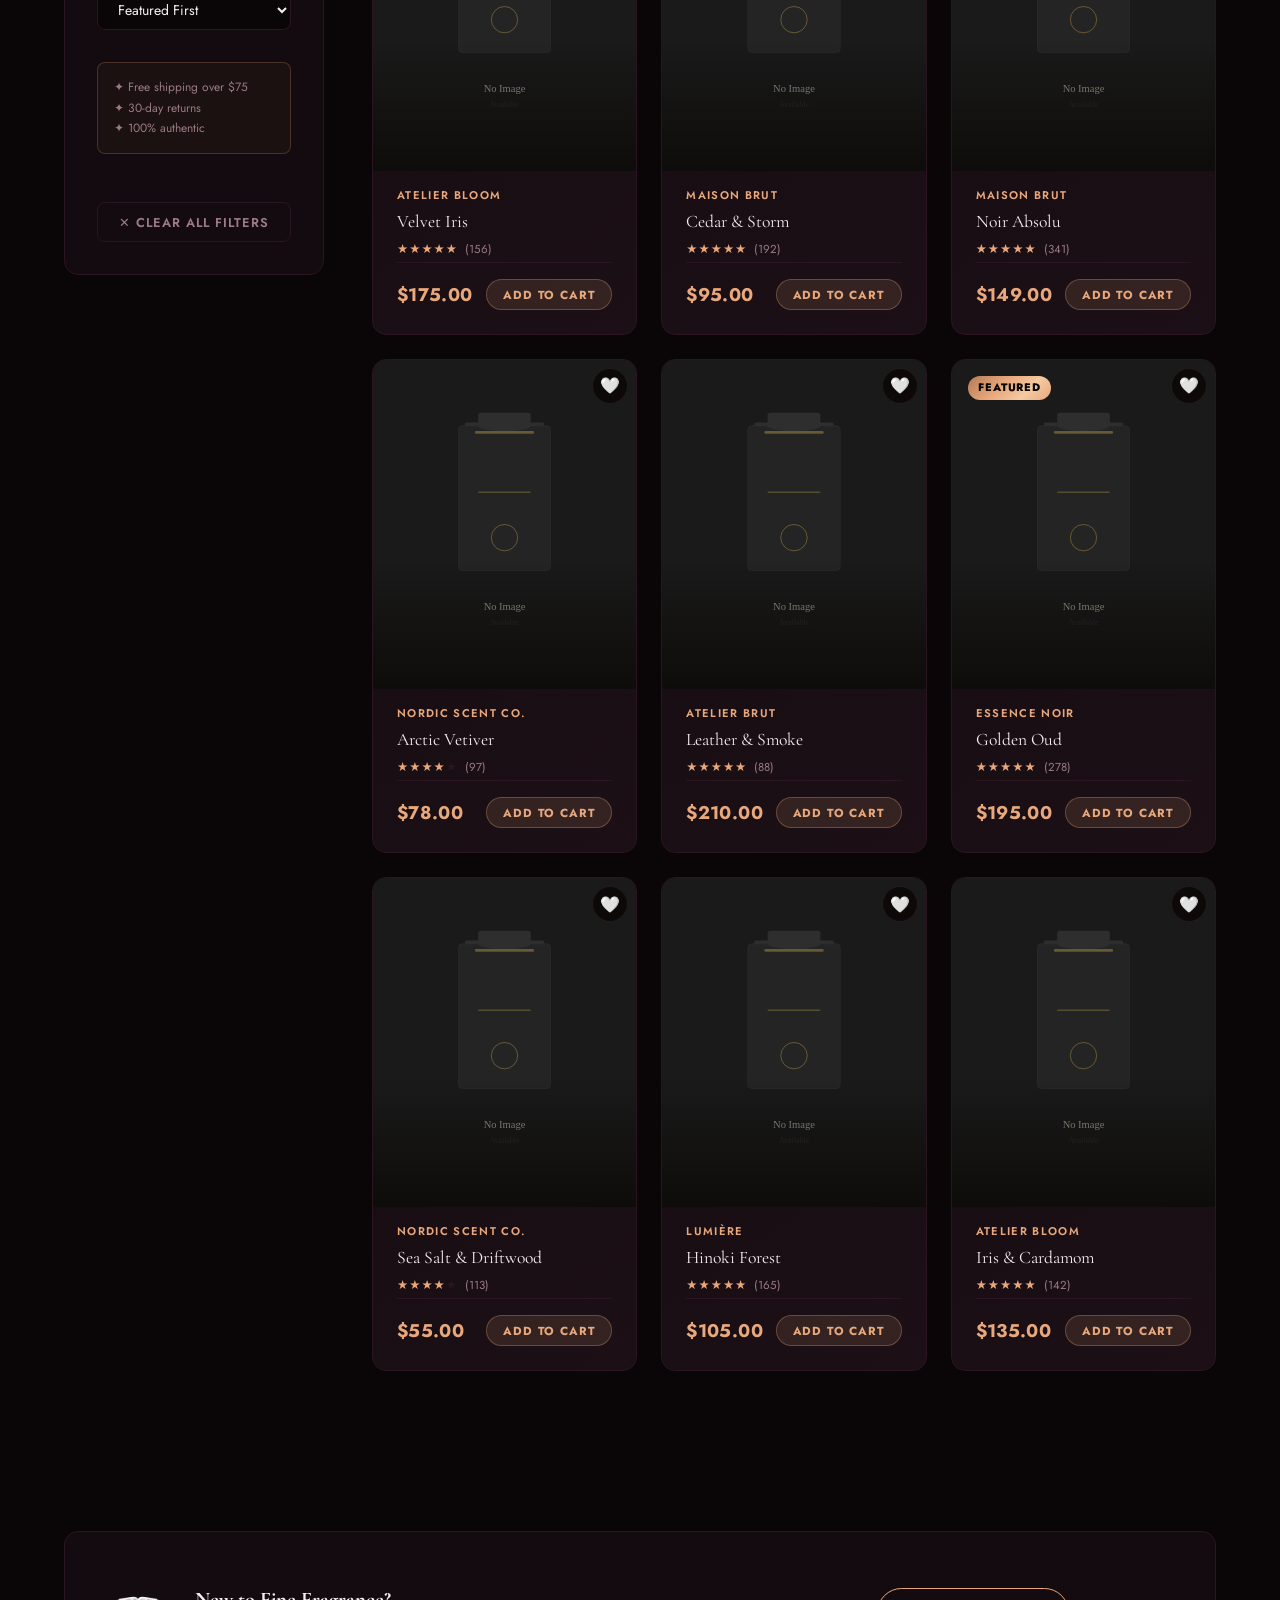
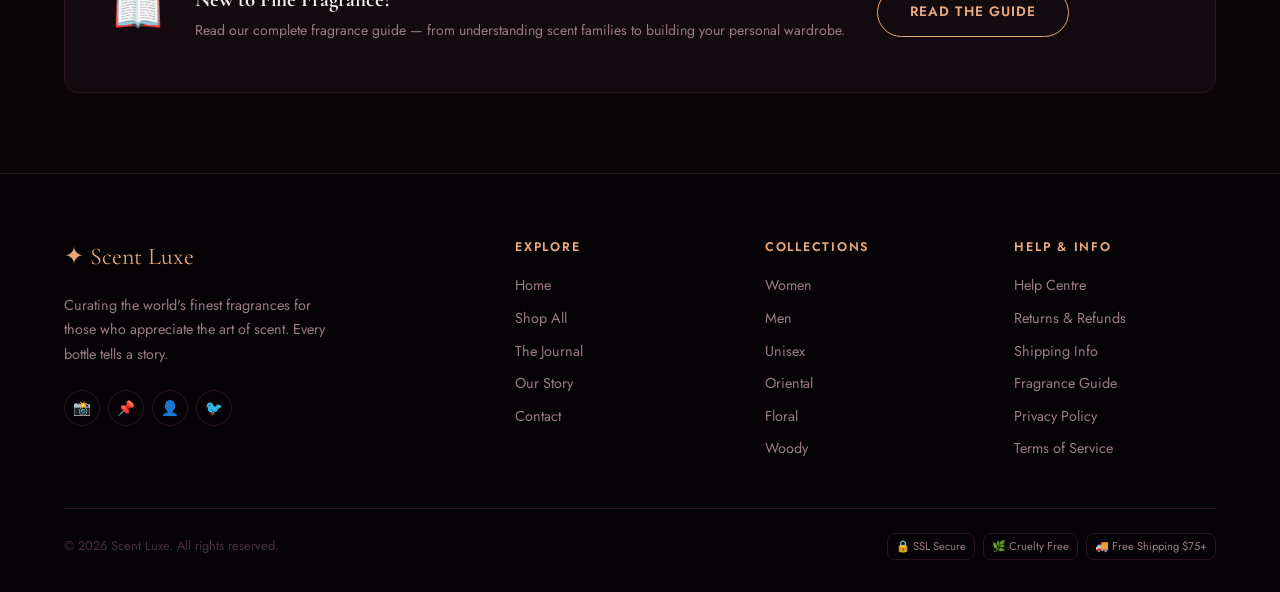
<file: shop.html>
<!DOCTYPE html>
<html lang="en">
<head>
  <meta charset="UTF-8" />
  <meta name="viewport" content="width=device-width, initial-scale=1.0" />
  <meta name="description" content="Browse all Scent Luxe luxury fragrances. Filter by category, scent family, price, longevity and occasion." />
  <title>Shop All Fragrances | Scent Luxe</title>
  <link rel="preconnect" href="https://fonts.googleapis.com" />
  <link rel="preconnect" href="https://fonts.gstatic.com" crossorigin />
  <link rel="stylesheet" href="css/style.css" />
  <link rel="stylesheet" href="css/components.css" />
  <link rel="stylesheet" href="css/navbar.css" />
  <link rel="stylesheet" href="css/shop.css" />
</head>
<body>

  <div id="navbar"></div>

  <main>

    <!-- ── Shop Hero Banner ───────────────────────── -->
    <div class="shop-hero" aria-label="Shop hero">
      <img
        class="shop-hero-img"
        src="https://images.unsplash.com/photo-1541643600914-78b084683702?w=1600&h=500&fit=crop&q=80"
        alt=""
        aria-hidden="true"
        loading="eager"
        onerror="this.src='assets/images/placeholder.svg'"
      />
      <div class="shop-hero-overlay" aria-hidden="true"></div>
      <div class="shop-hero-content">
        <nav class="breadcrumb" aria-label="Breadcrumb">
          <a href="index.html">Home</a>
          <span>›</span>
          <span>Shop</span>
        </nav>
        <h1 class="shop-hero-title">The Collection</h1>
        <p class="shop-hero-subtitle">12 artisan fragrances. One destined to be yours.</p>
      </div>
    </div>

    <!-- ── Search Bar ─────────────────────────────── -->
    <div class="shop-search-bar">
      <div class="container">
        <div class="search-input-wrap">
          <span class="search-icon">🔍</span>
          <input
            type="text"
            id="shop-search"
            class="search-input"
            placeholder="Search fragrances, notes, or scent families…"
            aria-label="Search fragrances"
          />
          <button class="search-clear" id="search-clear" aria-label="Clear search">✕</button>
        </div>
      </div>
    </div>

    <!-- ── Collection Spotlight Banners ─────────────── -->
    <div class="shop-spotlights">
      <div class="container">
        <div class="spotlight-grid">
          <div class="spotlight-card spotlight-oriental">
            <div class="spotlight-content">
              <span class="spotlight-eyebrow">New Arrivals</span>
              <h3 class="spotlight-title">Oriental Mysteries</h3>
              <p class="spotlight-desc">Rich oud, amber and dark spice — the boldest fragrances in our collection.</p>
              <button class="spotlight-btn" onclick="filterByScent('Oriental')">Explore →</button>
            </div>
          </div>
          <div class="spotlight-card spotlight-floral">
            <div class="spotlight-content">
              <span class="spotlight-eyebrow">Best Sellers</span>
              <h3 class="spotlight-title">Floral Romance</h3>
              <p class="spotlight-desc">Rose, jasmine and peony — the timeless heart of femininity.</p>
              <button class="spotlight-btn" onclick="filterByScent('Floral')">Explore →</button>
            </div>
          </div>
          <div class="spotlight-card spotlight-woody">
            <div class="spotlight-content">
              <span class="spotlight-eyebrow">Editor's Picks</span>
              <h3 class="spotlight-title">Woody Depths</h3>
              <p class="spotlight-desc">Cedarwood, sandalwood and vetiver — grounded and unforgettable.</p>
              <button class="spotlight-btn" onclick="filterByScent('Woody')">Explore →</button>
            </div>
          </div>
        </div>
      </div>
    </div>

    <div class="container">

      <!-- ── Shop Header ─────────────────────────── -->
      <header class="shop-header">
        <div class="shop-header-top">
          <span class="shop-count" id="product-count">12 products</span>
          <div class="shop-quick-filters" role="group" aria-label="Quick filters">
            <button class="quick-filter-btn active" data-quick-cat="all">All</button>
            <button class="quick-filter-btn" data-quick-cat="Women">Women</button>
            <button class="quick-filter-btn" data-quick-cat="Men">Men</button>
            <button class="quick-filter-btn" data-quick-cat="Unisex">Unisex</button>
          </div>
        </div>
      </header>

      <div class="shop-layout">

        <!-- ── Filters Sidebar ────────────────────── -->
        <aside aria-label="Product filters">
          <button class="filters-toggle-btn" id="filters-toggle-btn">Show Filters ▼</button>

          <div class="filters-sidebar" role="form" aria-label="Filter products">
            <div class="filters-heading">Refine Results</div>

            <!-- Category -->
            <div class="filter-group">
              <div class="filter-group-title">Category</div>
              <label class="filter-option">
                <input type="checkbox" class="filter-cat" value="Women">
                <span>Women</span>
                <span class="filter-count">4</span>
              </label>
              <label class="filter-option">
                <input type="checkbox" class="filter-cat" value="Men">
                <span>Men</span>
                <span class="filter-count">4</span>
              </label>
              <label class="filter-option">
                <input type="checkbox" class="filter-cat" value="Unisex">
                <span>Unisex</span>
                <span class="filter-count">4</span>
              </label>
            </div>

            <!-- Scent Family -->
            <div class="filter-group">
              <div class="filter-group-title">Scent Family</div>
              <label class="filter-option">
                <input type="checkbox" class="filter-scent" value="Floral">
                <span>🌹 Floral</span>
                <span class="filter-count">3</span>
              </label>
              <label class="filter-option">
                <input type="checkbox" class="filter-scent" value="Woody">
                <span>🌳 Woody</span>
                <span class="filter-count">4</span>
              </label>
              <label class="filter-option">
                <input type="checkbox" class="filter-scent" value="Fresh">
                <span>🌊 Fresh</span>
                <span class="filter-count">2</span>
              </label>
              <label class="filter-option">
                <input type="checkbox" class="filter-scent" value="Oriental">
                <span>✨ Oriental</span>
                <span class="filter-count">3</span>
              </label>
            </div>

            <!-- Price Range -->
            <div class="filter-group">
              <div class="filter-group-title">Price Range</div>
              <label class="filter-option">
                <input type="radio" class="filter-price" name="price" value="all" id="price-all" checked>
                <span>All Prices</span>
              </label>
              <label class="filter-option">
                <input type="radio" class="filter-price" name="price" value="50-100">
                <span>$50 – $100</span>
              </label>
              <label class="filter-option">
                <input type="radio" class="filter-price" name="price" value="100-200">
                <span>$100 – $200</span>
              </label>
              <label class="filter-option">
                <input type="radio" class="filter-price" name="price" value="over-200">
                <span>Over $200</span>
              </label>
            </div>

            <!-- Sort -->
            <div class="filter-group">
              <div class="filter-group-title">Sort By</div>
              <select class="filter-sort" id="filter-sort" aria-label="Sort products">
                <option value="featured">Featured First</option>
                <option value="price-asc">Price: Low to High</option>
                <option value="price-desc">Price: High to Low</option>
                <option value="rating">Top Rated</option>
              </select>
            </div>

            <!-- Trust Badges -->
            <div class="sidebar-trust">
              <div class="sidebar-trust-item">✦ Free shipping over $75</div>
              <div class="sidebar-trust-item">✦ 30-day returns</div>
              <div class="sidebar-trust-item">✦ 100% authentic</div>
            </div>

            <button class="filters-clear-btn" id="filters-clear-btn">✕ Clear All Filters</button>
          </div>
        </aside>

        <!-- ── Products Area ──────────────────────── -->
        <section class="products-area" aria-label="Products">
          <div class="products-grid" id="products-grid">
            <!-- Injected by shop.js -->
          </div>
          <div id="no-results" class="no-results" style="display:none">
            <div class="empty-state">
              <div class="empty-state-icon">🔍</div>
              <h3>No Fragrances Found</h3>
              <p>Try adjusting your filters, clearing your search, or browse all fragrances.</p>
              <button class="btn-primary" onclick="document.getElementById('filters-clear-btn').click()">Clear All Filters</button>
            </div>
          </div>
        </section>

      </div>

      <!-- ── Fragrance Guide Banner ──────────────── -->
      <div class="shop-guide-banner">
        <div class="shop-guide-content">
          <span class="guide-icon">📖</span>
          <div>
            <h3 class="guide-title">New to Fine Fragrance?</h3>
            <p class="guide-desc">Read our complete fragrance guide — from understanding scent families to building your personal wardrobe.</p>
          </div>
          <a href="blog.html" class="btn-outline guide-cta-btn">Read the Guide</a>
        </div>
      </div>

    </div><!-- .container -->

  </main>

  <div id="footer"></div>

  <script src="js/data/products.js"></script>
  <script src="js/cart.js"></script>
  <script src="js/navbar.js"></script>
  <script src="js/utils.js"></script>
  <script src="js/shop.js"></script>
  <script>
    function filterByScent(scent) {
      const cb = document.querySelector(`.filter-scent[value="${scent}"]`);
      if (cb) { cb.checked = true; cb.dispatchEvent(new Event('change')); }
      document.querySelector('.container').scrollIntoView({ behavior: 'smooth' });
    }

    // Search functionality
    document.addEventListener('DOMContentLoaded', () => {
      const searchInput = document.getElementById('shop-search');
      const clearBtn    = document.getElementById('search-clear');
      if (!searchInput) return;

      searchInput.addEventListener('input', () => {
        const q = searchInput.value.trim().toLowerCase();
        clearBtn.style.display = q ? 'flex' : 'none';
        const cards = document.querySelectorAll('.product-card');
        cards.forEach(card => {
          const text = card.textContent.toLowerCase();
          card.closest('a') ? card.closest('a').style.display = (!q || text.includes(q)) ? '' : 'none'
                            : card.style.display = (!q || text.includes(q)) ? '' : 'none';
        });
      });

      clearBtn.addEventListener('click', () => {
        searchInput.value = '';
        clearBtn.style.display = 'none';
        document.querySelectorAll('.product-card').forEach(c => {
          const el = c.closest('a') || c;
          el.style.display = '';
        });
      });
    });
  </script>
</body>
</html>
</file>
<file: css/style.css>
/* ============================================================
   GLOBAL DESIGN TOKENS & RESET — Rose Velvet Theme
   Feature: 008-perfume-static-site
   ============================================================ */

@import url('https://fonts.googleapis.com/css2?family=Cormorant+Garamond:ital,wght@0,400;0,600;0,700;1,400;1,600&family=Jost:wght@300;400;500;600&display=swap');

:root {
  /* ── Background & Surfaces ──────────────────── */
  --color-bg:          #0A0608;   /* Deep midnight black-burgundy */
  --color-surface:     #130B0F;   /* Very dark wine */
  --color-surface-2:   #1C1016;   /* Dark plum card */
  --color-surface-3:   #241420;   /* Elevated hover */

  /* ── Rose Gold Palette ──────────────────────── */
  --color-gold:        #E8A87C;   /* Warm rose copper / peach gold */
  --color-gold-light:  #F5C9A0;   /* Champagne peach */
  --color-gold-dark:   #B57A55;   /* Deep copper */
  --color-gold-subtle: rgba(232,168,124,0.08);

  /* ── Accent Colors ──────────────────────────── */
  --color-purple:      #C46D8F;   /* Dusty rose / mauve */
  --color-purple-soft: rgba(196,109,143,0.12);
  --color-rose:        #E8A4B8;   /* Soft baby pink */

  /* ── Text ───────────────────────────────────── */
  --color-text:        #F5EEF1;   /* Warm cream with blush */
  --color-text-muted:  #9A7A85;   /* Muted rose-grey */
  --color-text-dim:    #4A2F3A;   /* Deep plum dim */

  /* ── Borders ────────────────────────────────── */
  --color-border:      #2A1520;   /* Dark plum border */
  --color-border-gold: rgba(232,168,124,0.22);
  --color-border-glow: rgba(232,168,124,0.55);

  /* ── Semantic ───────────────────────────────── */
  --color-error:       #FC5C7D;
  --color-success:     #43CF93;
  --color-warning:     #FFC847;

  /* ── Gradients ──────────────────────────────── */
  --gradient-gold:     linear-gradient(135deg, #B57A55 0%, #E8A87C 40%, #F5C9A0 70%, #E8A87C 100%);
  --gradient-gold-h:   linear-gradient(90deg, #B57A55 0%, #E8A87C 50%, #F5C9A0 100%);
  --gradient-hero:     radial-gradient(ellipse at 20% 50%, rgba(196,109,143,0.22) 0%, transparent 60%),
                       radial-gradient(ellipse at 80% 15%, rgba(232,168,124,0.12) 0%, transparent 50%),
                       linear-gradient(180deg, #0A0608 0%, #0D0810 100%);
  --gradient-card:     linear-gradient(145deg, #130B0F, #1C1016);
  --gradient-section:  linear-gradient(180deg, #0A0608 0%, #0D0810 100%);
  --gradient-purple:   linear-gradient(135deg, rgba(196,109,143,0.2), rgba(196,109,143,0.05));

  /* ── Typography ─────────────────────────────── */
  --font-heading: 'Cormorant Garamond', Georgia, 'Times New Roman', serif;
  --font-body:    'Jost', 'Segoe UI', system-ui, -apple-system, sans-serif;

  /* ── Spacing ────────────────────────────────── */
  --space-xs:  0.25rem;
  --space-sm:  0.5rem;
  --space-md:  1rem;
  --space-lg:  1.5rem;
  --space-xl:  2rem;
  --space-2xl: 3rem;
  --space-3xl: 4rem;
  --space-4xl: 5rem;

  /* ── Border Radius ──────────────────────────── */
  --radius:     8px;
  --radius-lg:  14px;
  --radius-xl:  24px;
  --radius-full: 9999px;

  /* ── Shadows ────────────────────────────────── */
  --shadow-sm:   0 2px 8px rgba(0,0,0,0.5);
  --shadow-md:   0 4px 20px rgba(0,0,0,0.6);
  --shadow-lg:   0 8px 40px rgba(0,0,0,0.7);
  --shadow-gold: 0 0 28px rgba(232,168,124,0.4), 0 4px 12px rgba(0,0,0,0.4);
  --shadow-card: 0 4px 24px rgba(0,0,0,0.55), inset 0 1px 0 rgba(255,255,255,0.04);

  /* ── Layout ─────────────────────────────────── */
  --container-max:   1200px;
  --announcement-h:  36px;
  --navbar-h:        72px;

  /* ── Transitions ────────────────────────────── */
  --transition:       0.3s ease;
  --transition-fast:  0.15s ease;
  --transition-slow:  0.5s ease;
}

/* ── Reset ─────────────────────────────────────── */
*, *::before, *::after {
  box-sizing: border-box;
  margin: 0;
  padding: 0;
}

html {
  scroll-behavior: smooth;
  font-size: 16px;
}

body {
  background-color: var(--color-bg);
  color: var(--color-text);
  font-family: var(--font-body);
  font-weight: 400;
  line-height: 1.6;
  -webkit-font-smoothing: antialiased;
  padding-top: calc(var(--navbar-h) + var(--announcement-h));
  overflow-x: hidden;
}

/* Custom Scrollbar */
::-webkit-scrollbar { width: 5px; }
::-webkit-scrollbar-track { background: #060306; }
::-webkit-scrollbar-thumb { background: #4A2F3A; border-radius: 3px; }
::-webkit-scrollbar-thumb:hover { background: var(--color-gold); }

/* Selection */
::selection { background: var(--color-gold); color: #0A0608; }

img { display: block; max-width: 100%; }
a { color: inherit; text-decoration: none; }
button { cursor: pointer; border: none; background: none; font-family: inherit; }
input, textarea, select { font-family: inherit; }
ul, ol { list-style: none; }

/* ── Container ──────────────────────────────────── */
.container {
  max-width: var(--container-max);
  margin: 0 auto;
  padding: 0 var(--space-lg);
}

/* ── Section Titles ─────────────────────────────── */
.section-title {
  font-family: var(--font-heading);
  font-size: clamp(1.8rem, 4vw, 2.8rem);
  color: var(--color-text);
  text-align: center;
  margin-bottom: var(--space-sm);
  letter-spacing: 0.02em;
}

.section-title .gold { color: var(--color-gold); }

.section-subtitle {
  text-align: center;
  color: var(--color-text-muted);
  font-size: 1rem;
  margin-bottom: var(--space-3xl);
  max-width: 520px;
  margin-left: auto;
  margin-right: auto;
}

.section-divider {
  width: 60px;
  height: 2px;
  background: var(--gradient-gold-h);
  margin: var(--space-md) auto var(--space-3xl);
  border-radius: 2px;
}

/* ── Buttons ────────────────────────────────────── */
.btn-primary {
  display: inline-flex;
  align-items: center;
  justify-content: center;
  gap: var(--space-sm);
  background: var(--gradient-gold);
  color: #0A0608;
  font-family: var(--font-body);
  font-weight: 700;
  font-size: 0.85rem;
  letter-spacing: 0.1em;
  text-transform: uppercase;
  padding: 0.8rem 2rem;
  border-radius: var(--radius-full);
  border: none;
  cursor: pointer;
  transition: transform var(--transition-fast), box-shadow var(--transition);
  position: relative;
  overflow: hidden;
}

.btn-primary::after {
  content: '';
  position: absolute;
  top: 0;
  left: -100%;
  width: 60%;
  height: 100%;
  background: linear-gradient(120deg, transparent, rgba(255,255,255,0.3), transparent);
  transform: skewX(-20deg);
}

.btn-primary:hover {
  transform: translateY(-2px);
  box-shadow: var(--shadow-gold);
}

.btn-primary:hover::after {
  animation: shine 0.55s ease forwards;
}

.btn-outline {
  display: inline-flex;
  align-items: center;
  justify-content: center;
  gap: var(--space-sm);
  background: transparent;
  color: var(--color-gold);
  font-family: var(--font-body);
  font-weight: 600;
  font-size: 0.85rem;
  letter-spacing: 0.08em;
  text-transform: uppercase;
  padding: 0.8rem 2rem;
  border-radius: var(--radius-full);
  border: 1.5px solid var(--color-gold);
  cursor: pointer;
  transition: background var(--transition), color var(--transition), box-shadow var(--transition);
}

.btn-outline:hover {
  background: var(--color-gold);
  color: #0A0608;
  box-shadow: var(--shadow-gold);
}

/* ── Tags ───────────────────────────────────────── */
.tag {
  display: inline-block;
  padding: 0.2rem 0.65rem;
  background: rgba(232,168,124,0.1);
  border: 1px solid rgba(232,168,124,0.25);
  color: var(--color-gold);
  font-size: 0.72rem;
  border-radius: var(--radius-full);
  text-transform: uppercase;
  letter-spacing: 0.05em;
}

/* ── Breadcrumb ─────────────────────────────────── */
.breadcrumb {
  display: flex;
  align-items: center;
  gap: var(--space-sm);
  color: var(--color-text-muted);
  font-size: 0.85rem;
  margin-bottom: var(--space-xl);
}
.breadcrumb a { color: var(--color-gold); transition: color var(--transition-fast); }
.breadcrumb a:hover { color: var(--color-gold-light); }
.breadcrumb span { color: var(--color-text-muted); }

/* ── Page section padding ───────────────────────── */
.page-section { padding: var(--space-4xl) 0; }

/* ── Footer ─────────────────────────────────────── */
footer {
  background: #060306;
  border-top: 1px solid var(--color-border);
  padding: var(--space-3xl) 0 var(--space-xl);
  margin-top: var(--space-4xl);
}

.footer-grid {
  display: grid;
  grid-template-columns: 2fr 1fr 1fr 1fr;
  gap: var(--space-2xl);
  margin-bottom: var(--space-2xl);
}

.footer-brand-name {
  font-family: var(--font-heading);
  font-size: 1.5rem;
  color: var(--color-gold);
  margin-bottom: var(--space-md);
}

.footer-desc {
  color: var(--color-text-muted);
  font-size: 0.9rem;
  line-height: 1.7;
  max-width: 280px;
  margin-bottom: var(--space-lg);
}

.footer-social {
  display: flex;
  gap: var(--space-sm);
}

.footer-social a {
  width: 36px;
  height: 36px;
  border-radius: 50%;
  border: 1px solid var(--color-border);
  display: flex;
  align-items: center;
  justify-content: center;
  font-size: 0.9rem;
  color: var(--color-text-muted);
  transition: border-color var(--transition-fast), color var(--transition-fast), background var(--transition-fast);
}

.footer-social a:hover {
  border-color: var(--color-gold);
  color: var(--color-gold);
  background: rgba(232,168,124,0.08);
}

.footer-heading {
  font-size: 0.78rem;
  letter-spacing: 0.14em;
  text-transform: uppercase;
  color: var(--color-gold);
  font-weight: 600;
  margin-bottom: var(--space-md);
}

.footer-links {
  display: flex;
  flex-direction: column;
  gap: 0.6rem;
}

.footer-links a {
  color: var(--color-text-muted);
  font-size: 0.9rem;
  transition: color var(--transition-fast), padding-left var(--transition-fast);
}

.footer-links a:hover {
  color: var(--color-gold);
  padding-left: 4px;
}

.footer-bottom {
  border-top: 1px solid var(--color-border);
  padding-top: var(--space-lg);
  display: flex;
  justify-content: space-between;
  align-items: center;
  color: var(--color-text-dim);
  font-size: 0.8rem;
}

.footer-badges {
  display: flex;
  gap: var(--space-sm);
  align-items: center;
  font-size: 0.75rem;
  color: var(--color-text-muted);
}

.footer-badge {
  padding: 0.2rem 0.5rem;
  border: 1px solid var(--color-border);
  border-radius: var(--radius);
  font-size: 0.7rem;
}

@media (max-width: 767px) {
  .footer-grid { grid-template-columns: 1fr 1fr; gap: var(--space-xl); }
  .footer-bottom { flex-direction: column; gap: var(--space-sm); text-align: center; }
}
@media (max-width: 480px) {
  .footer-grid { grid-template-columns: 1fr; }
}

/* ── Announcement bar ───────────────────────────── */
.announcement-bar {
  position: fixed;
  top: 0; left: 0; right: 0;
  height: var(--announcement-h, 36px);
  background: var(--gradient-gold-h);
  color: #0A0608;
  font-size: 0.78rem;
  font-weight: 700;
  letter-spacing: 0.07em;
  display: flex;
  align-items: center;
  justify-content: center;
  gap: var(--space-xl);
  z-index: 1001;
  text-transform: uppercase;
}

/* ── Toast ──────────────────────────────────────── */
#toast-container {
  position: fixed;
  bottom: var(--space-xl);
  right: var(--space-xl);
  z-index: 9999;
  display: flex;
  flex-direction: column;
  gap: var(--space-sm);
  pointer-events: none;
}

.toast {
  padding: var(--space-md) var(--space-lg);
  border-radius: var(--radius);
  font-size: 0.9rem;
  font-weight: 500;
  color: #fff;
  min-width: 220px;
  max-width: 320px;
  pointer-events: auto;
  animation: toastSlideIn 0.3s ease forwards;
  box-shadow: var(--shadow-lg);
  border-left: 3px solid transparent;
}

.toast.success { background: #0f1c18; border-left-color: var(--color-success); color: var(--color-success); }
.toast.error   { background: #2a0f18; border-left-color: var(--color-error);   color: var(--color-error); }
.toast.info    { background: var(--color-surface-2); border-left-color: var(--color-gold); color: var(--color-text); }
.toast.hide    { animation: toastSlideOut 0.3s ease forwards; }

@keyframes toastSlideIn  { from { opacity:0; transform:translateX(40px); } to { opacity:1; transform:translateX(0); } }
@keyframes toastSlideOut { from { opacity:1; transform:translateX(0); } to { opacity:0; transform:translateX(40px); } }

/* ── Scroll-to-top ──────────────────────────────── */
#scroll-top-btn {
  position: fixed;
  bottom: var(--space-xl);
  left: var(--space-xl);
  width: 44px;
  height: 44px;
  border-radius: 50%;
  background: var(--gradient-gold);
  color: #0A0608;
  font-size: 1.2rem;
  display: none;
  align-items: center;
  justify-content: center;
  z-index: 999;
  border: none;
  cursor: pointer;
  transition: transform var(--transition-fast);
  box-shadow: var(--shadow-gold);
}
#scroll-top-btn.visible { display: flex; }
#scroll-top-btn:hover   { transform: translateY(-3px) scale(1.05); }

/* ── Scroll Reveal ──────────────────────────────── */
.reveal {
  opacity: 0;
  transform: translateY(30px);
  transition: opacity 0.7s ease, transform 0.7s ease;
}
.reveal.revealed {
  opacity: 1;
  transform: translateY(0);
}

/* ── Animations ─────────────────────────────────── */
@keyframes float {
  0%, 100% { transform: translateY(0px) rotate(-5deg); }
  50%       { transform: translateY(-20px) rotate(5deg); }
}
@keyframes shine {
  0%   { left: -100%; }
  100% { left: 200%; }
}
@keyframes sparkleAnim {
  0%,100% { opacity:0; transform:scale(0); }
  50%     { opacity:1; transform:scale(1); }
}
@keyframes pulse {
  0%, 100% { opacity: 1; }
  50%       { opacity: 0.5; }
}
@keyframes gradientShift {
  0%, 100% { background-position: 0% 50%; }
  50%       { background-position: 100% 50%; }
}

/* ── Sparkles ───────────────────────────────────── */
.hero-sparkles { position: absolute; inset: 0; pointer-events: none; overflow: hidden; }
.sparkle {
  position: absolute;
  width: 4px; height: 4px;
  background: var(--color-gold);
  border-radius: 50%;
  opacity: 0;
  box-shadow: 0 0 6px var(--color-gold);
  animation: sparkleAnim 4s ease-in-out infinite;
}
.sparkle:nth-child(1){top:20%;left:15%;animation-delay:0s;}
.sparkle:nth-child(2){top:40%;left:85%;animation-delay:0.8s;}
.sparkle:nth-child(3){top:70%;left:25%;animation-delay:1.6s;}
.sparkle:nth-child(4){top:25%;left:70%;animation-delay:2.4s;}
.sparkle:nth-child(5){top:80%;left:60%;animation-delay:3.2s;}
.sparkle:nth-child(6){top:55%;left:45%;animation-delay:1.2s;}
</file>
<file: css/components.css>
/* ============================================================
   SHARED COMPONENTS — Product cards, stars, empty states
   Feature: 008-perfume-static-site — Rose Velvet Theme
   ============================================================ */

/* ── Product Card ───────────────────────────────── */
.product-card {
  background: var(--gradient-card);
  border: 1px solid var(--color-border);
  border-radius: var(--radius-lg);
  overflow: hidden;
  display: flex;
  flex-direction: column;
  transition: transform var(--transition), box-shadow var(--transition), border-color var(--transition);
  cursor: pointer;
  text-decoration: none;
  color: inherit;
  position: relative;
}

.product-card::before {
  content: '';
  position: absolute;
  inset: 0;
  border-radius: var(--radius-lg);
  background: linear-gradient(135deg, rgba(196,109,143,0.07) 0%, transparent 60%);
  opacity: 0;
  transition: opacity var(--transition);
  z-index: 0;
  pointer-events: none;
}

.product-card:hover {
  transform: translateY(-5px);
  box-shadow: 0 16px 48px rgba(0,0,0,0.65), 0 0 0 1px rgba(232,168,124,0.35);
  border-color: rgba(232,168,124,0.4);
}

.product-card:hover::before { opacity: 1; }

/* ── Card Image ─────────────────────────────────── */
.product-card-img-wrap {
  position: relative;
  overflow: hidden;
  aspect-ratio: 4 / 5;
}

.product-card-img-wrap img {
  width: 100%;
  height: 100%;
  object-fit: cover;
  transition: transform 0.6s ease;
}

.product-card:hover .product-card-img-wrap img {
  transform: scale(1.07);
}

/* Gradient overlay at bottom of image */
.product-card-img-wrap::after {
  content: '';
  position: absolute;
  bottom: 0; left: 0; right: 0;
  height: 40%;
  background: linear-gradient(to top, rgba(8,5,3,0.65) 0%, transparent 100%);
  pointer-events: none;
}

/* ── Badges ─────────────────────────────────────── */
.product-card-badge {
  position: absolute;
  top: var(--space-md);
  left: var(--space-md);
  background: var(--gradient-gold);
  color: #080503;
  font-size: 0.68rem;
  font-weight: 800;
  letter-spacing: 0.08em;
  text-transform: uppercase;
  padding: 0.2rem 0.65rem;
  border-radius: var(--radius-full);
  z-index: 2;
}

.product-card-badge--new {
  background: linear-gradient(135deg, #1a6340, #2a9460);
  color: #fff;
  top: calc(var(--space-md) + 30px);
}

.product-card-badge--hot {
  background: linear-gradient(135deg, #8B1A3A, #C42C5A);
  color: #fff;
}

/* ── Wishlist Button ────────────────────────────── */
.wishlist-btn {
  position: absolute;
  top: var(--space-sm);
  right: var(--space-sm);
  width: 36px;
  height: 36px;
  border-radius: 50%;
  background: rgba(8,5,3,0.75);
  border: 1px solid rgba(255,255,255,0.08);
  backdrop-filter: blur(6px);
  display: flex;
  align-items: center;
  justify-content: center;
  font-size: 1rem;
  cursor: pointer;
  z-index: 3;
  transition: background var(--transition-fast), transform var(--transition-fast), border-color var(--transition-fast);
}

.wishlist-btn:hover {
  background: rgba(8,5,3,0.9);
  border-color: rgba(232,168,124,0.5);
  transform: scale(1.12);
}

.wishlist-btn.wished {
  background: rgba(180,30,60,0.2);
  border-color: rgba(220,50,80,0.5);
}

/* ── Card Body ──────────────────────────────────── */
.product-card-body {
  padding: var(--space-md) var(--space-lg) var(--space-lg);
  display: flex;
  flex-direction: column;
  flex: 1;
  gap: var(--space-xs);
  position: relative;
  z-index: 1;
}

.product-card-brand {
  font-size: 0.7rem;
  color: var(--color-gold);
  letter-spacing: 0.12em;
  text-transform: uppercase;
  font-weight: 600;
}

.product-card-name {
  font-family: var(--font-heading);
  font-size: 1.1rem;
  color: var(--color-text);
  line-height: 1.3;
  margin-top: 2px;
}

.product-card-meta {
  display: flex;
  align-items: center;
  gap: var(--space-sm);
  margin-top: 2px;
}

/* ── Stars ──────────────────────────────────────── */
.star-rating {
  display: flex;
  align-items: center;
  gap: 1px;
}

.star {
  color: var(--color-gold);
  font-size: 0.78rem;
  line-height: 1;
}

.star.empty { color: var(--color-border); }

.review-count {
  font-size: 0.72rem;
  color: var(--color-text-muted);
}

/* ── Card Footer ────────────────────────────────── */
.product-card-footer {
  display: flex;
  align-items: center;
  justify-content: space-between;
  margin-top: auto;
  padding-top: var(--space-md);
  border-top: 1px solid var(--color-border);
}

.product-card-price {
  font-size: 1.15rem;
  font-weight: 700;
  color: var(--color-gold);
  letter-spacing: 0.02em;
}

.btn-add-cart {
  background: rgba(232,168,124,0.12);
  color: var(--color-gold);
  border: 1px solid rgba(232,168,124,0.3);
  border-radius: var(--radius-full);
  padding: 0.4rem 1rem;
  font-size: 0.73rem;
  font-weight: 700;
  letter-spacing: 0.07em;
  text-transform: uppercase;
  cursor: pointer;
  transition: background var(--transition-fast), border-color var(--transition-fast), color var(--transition-fast), transform var(--transition-fast);
  white-space: nowrap;
}

.btn-add-cart:hover {
  background: var(--color-gold);
  border-color: var(--color-gold);
  color: #080503;
  transform: scale(1.04);
}

.btn-add-cart:active { transform: scale(0.98); }

/* ── Skeleton Loading ───────────────────────────── */
@keyframes shimmer {
  0%   { background-position: -200% 0; }
  100% { background-position:  200% 0; }
}

.skeleton {
  background: linear-gradient(90deg,
    var(--color-surface) 25%,
    var(--color-surface-2) 50%,
    var(--color-surface) 75%
  );
  background-size: 200% 100%;
  animation: shimmer 1.5s infinite;
  border-radius: var(--radius);
}

.skeleton-card {
  background: var(--color-surface);
  border: 1px solid var(--color-border);
  border-radius: var(--radius-lg);
  overflow: hidden;
}

.skeleton-img  { aspect-ratio: 4/5; width: 100%; }
.skeleton-body { padding: var(--space-md) var(--space-lg) var(--space-lg); display:flex; flex-direction:column; gap:var(--space-sm); }
.skeleton-line { height: 14px; border-radius: 4px; }
.skeleton-line.short  { width: 50%; }
.skeleton-line.medium { width: 75%; }
.skeleton-line.full   { width: 100%; }

/* ── Empty State ────────────────────────────────── */
.empty-state {
  text-align: center;
  padding: var(--space-4xl) var(--space-xl);
  color: var(--color-text-muted);
}

.empty-state-icon {
  font-size: 3.5rem;
  margin-bottom: var(--space-md);
  filter: grayscale(0.3);
}

.empty-state h3 {
  font-family: var(--font-heading);
  font-size: 1.6rem;
  color: var(--color-text);
  margin-bottom: var(--space-sm);
}

.empty-state p {
  margin-bottom: var(--space-xl);
  max-width: 360px;
  margin-left: auto;
  margin-right: auto;
}

/* ── Scent Category Pill ────────────────────────── */
.scent-pill {
  display: inline-flex;
  align-items: center;
  gap: 6px;
  padding: 0.3rem 0.8rem;
  background: var(--color-gold-subtle);
  border: 1px solid var(--color-border-gold);
  color: var(--color-gold);
  font-size: 0.72rem;
  font-weight: 600;
  letter-spacing: 0.06em;
  text-transform: uppercase;
  border-radius: var(--radius-full);
}
</file>
<file: css/navbar.css>
/* ============================================================
   NAVBAR STYLES
   Feature: 008-perfume-static-site
   ============================================================ */

/* Announcement bar height variable */
:root {
  --announcement-h: 36px;
}

.navbar {
  position: fixed;
  top: var(--announcement-h);
  left: 0;
  right: 0;
  height: var(--navbar-h);
  background: rgba(10, 6, 8, 0.97);
  backdrop-filter: blur(12px);
  -webkit-backdrop-filter: blur(12px);
  border-bottom: 1px solid var(--color-border);
  z-index: 1000;
  display: flex;
  align-items: center;
}

.navbar-inner {
  max-width: var(--container-max);
  margin: 0 auto;
  padding: 0 var(--space-lg);
  width: 100%;
  display: flex;
  align-items: center;
  justify-content: space-between;
}

/* ── Logo ───────────────────────────────────────── */
.navbar-logo {
  font-family: var(--font-heading);
  font-size: 1.5rem;
  color: var(--color-gold);
  letter-spacing: 0.06em;
  text-decoration: none;
  font-style: italic;
  transition: color var(--transition-fast);
}

.navbar-logo:hover { color: var(--color-gold-light); }

/* ── Nav Links ──────────────────────────────────── */
.navbar-links {
  display: flex;
  align-items: center;
  gap: var(--space-xl);
}

.nav-link {
  font-size: 0.8rem;
  font-weight: 500;
  letter-spacing: 0.1em;
  text-transform: uppercase;
  color: var(--color-text-muted);
  text-decoration: none;
  position: relative;
  padding-bottom: 2px;
  transition: color var(--transition-fast);
}

.nav-link::after {
  content: '';
  position: absolute;
  bottom: -2px;
  left: 0;
  width: 0;
  height: 1px;
  background: var(--color-gold);
  transition: width var(--transition);
}

.nav-link:hover,
.nav-link.active {
  color: var(--color-gold);
}

.nav-link:hover::after,
.nav-link.active::after {
  width: 100%;
}

/* ── Cart Icon ──────────────────────────────────── */
.navbar-cart {
  display: flex;
  align-items: center;
  gap: var(--space-xl);
}

.cart-icon-btn {
  position: relative;
  display: flex;
  align-items: center;
  justify-content: center;
  color: var(--color-text);
  text-decoration: none;
  transition: color var(--transition-fast);
  width: 40px;
  height: 40px;
}

.cart-icon-btn:hover { color: var(--color-gold); }

.cart-icon-btn svg {
  width: 22px;
  height: 22px;
  stroke: currentColor;
  fill: none;
  stroke-width: 1.5;
  stroke-linecap: round;
  stroke-linejoin: round;
}

.cart-badge {
  position: absolute;
  top: 2px;
  right: 2px;
  background: var(--color-gold);
  color: #0A0608;
  font-size: 0.65rem;
  font-weight: 700;
  width: 18px;
  height: 18px;
  border-radius: 50%;
  display: flex;
  align-items: center;
  justify-content: center;
  line-height: 1;
  opacity: 0;
  transform: scale(0);
  transition: opacity var(--transition-fast), transform var(--transition-fast);
}

.cart-badge.visible {
  opacity: 1;
  transform: scale(1);
}

/* ── Hamburger ──────────────────────────────────── */
.hamburger {
  display: none;
  flex-direction: column;
  justify-content: center;
  align-items: center;
  gap: 5px;
  width: 40px;
  height: 40px;
  background: none;
  border: none;
  cursor: pointer;
  padding: 0;
  z-index: 1010;
}

.hamburger span {
  display: block;
  width: 24px;
  height: 1.5px;
  background: var(--color-text);
  transition: transform var(--transition), opacity var(--transition);
  transform-origin: center;
}

.hamburger.open span:nth-child(1) { transform: translateY(6.5px) rotate(45deg); }
.hamburger.open span:nth-child(2) { opacity: 0; }
.hamburger.open span:nth-child(3) { transform: translateY(-6.5px) rotate(-45deg); }

/* ── Mobile Nav ─────────────────────────────────── */
@media (max-width: 767px) {
  .hamburger {
    display: flex;
  }

  .navbar-links {
    position: fixed;
    top: calc(var(--navbar-h) + var(--announcement-h));
    left: 0;
    right: 0;
    background: rgba(4, 16, 10, 0.98);
    flex-direction: column;
    align-items: center;
    gap: 0;
    padding: 0;
    max-height: 0;
    overflow: hidden;
    transition: max-height var(--transition), padding var(--transition);
    border-bottom: 1px solid transparent;
  }

  .navbar-links.nav-open {
    max-height: 400px;
    padding: var(--space-lg) 0;
    border-bottom-color: var(--color-border);
  }

  .navbar-links .nav-link {
    padding: var(--space-md) var(--space-xl);
    font-size: 0.9rem;
    width: 100%;
    text-align: center;
  }
}
</file>
<file: css/blog.css>
/* ============================================================
   BLOG / JOURNAL PAGE STYLES
   Feature: 008-perfume-static-site
   ============================================================ */

/* ── Blog Hero ──────────────────────────────────── */
.blog-hero {
  background:
    radial-gradient(ellipse at 50% 80%, rgba(212,168,67,0.08) 0%, transparent 60%),
    linear-gradient(180deg, #0A0608 0%, #0D0810 100%);
  padding: var(--space-4xl) 0;
  text-align: center;
  position: relative;
  overflow: hidden;
  border-bottom: 1px solid var(--color-border);
}

.blog-hero-img {
  position: absolute;
  inset: 0;
  width: 100%;
  height: 100%;
  object-fit: cover;
  object-position: center 25%;
  opacity: 0.14;
  z-index: 0;
  pointer-events: none;
}

.blog-hero::before {
  content: '';
  position: absolute;
  inset: 0;
  background: radial-gradient(ellipse at 50% 100%, rgba(212,168,67,0.06) 0%, transparent 70%);
  pointer-events: none;
}

.blog-hero-inner {
  position: relative;
  z-index: 1;
  max-width: 700px;
  margin: 0 auto;
  padding: 0 var(--space-lg);
}

.blog-hero-eyebrow {
  font-size: 0.78rem;
  font-weight: 700;
  letter-spacing: 0.2em;
  text-transform: uppercase;
  color: var(--color-gold);
  display: block;
  margin-bottom: var(--space-md);
}

.blog-hero-title {
  font-family: var(--font-heading);
  font-size: clamp(3rem, 8vw, 5.5rem);
  color: var(--color-text);
  line-height: 1.05;
  margin-bottom: var(--space-lg);
}

.blog-hero-subtitle {
  color: var(--color-text-muted);
  font-size: 1.1rem;
  line-height: 1.7;
  max-width: 580px;
  margin: 0 auto;
}

/* ── Filter Bar ─────────────────────────────────── */
.blog-filter-bar {
  background: var(--color-surface);
  border-bottom: 1px solid var(--color-border);
  position: sticky;
  top: calc(var(--announcement-h) + var(--navbar-h));
  z-index: 50;
}

.blog-filter-pills {
  display: flex;
  gap: var(--space-sm);
  align-items: center;
  overflow-x: auto;
  padding: var(--space-md) 0;
  scrollbar-width: none;
}

.blog-filter-pills::-webkit-scrollbar { display: none; }

.blog-filter-btn {
  padding: 0.45rem 1.2rem;
  border-radius: var(--radius-full);
  border: 1px solid var(--color-border);
  background: transparent;
  color: var(--color-text-muted);
  font-size: 0.8rem;
  font-weight: 500;
  letter-spacing: 0.04em;
  cursor: pointer;
  transition: all var(--transition-fast);
  white-space: nowrap;
}

.blog-filter-btn:hover {
  border-color: var(--color-gold);
  color: var(--color-gold);
}

.blog-filter-btn.active {
  background: var(--color-gold);
  border-color: var(--color-gold);
  color: #0a0800;
  font-weight: 700;
}

/* ── Featured Article ───────────────────────────── */
.blog-featured {
  padding: var(--space-4xl) 0 var(--space-2xl);
}

.featured-article-card {
  display: grid;
  grid-template-columns: 1fr 1fr;
  gap: 0;
  background: var(--gradient-card);
  border: 1px solid var(--color-border);
  border-radius: var(--radius-xl);
  overflow: hidden;
  transition: box-shadow var(--transition);
}

.featured-article-card:hover {
  box-shadow: 0 24px 60px rgba(0,0,0,0.5), 0 0 0 1px rgba(212,168,67,0.2);
}

.featured-article-img-wrap {
  position: relative;
  overflow: hidden;
  min-height: 420px;
}

.featured-article-img-wrap img {
  width: 100%;
  height: 100%;
  object-fit: cover;
  transition: transform 0.6s ease;
}

.featured-article-card:hover .featured-article-img-wrap img {
  transform: scale(1.05);
}

.featured-article-content {
  padding: var(--space-3xl) var(--space-2xl);
  display: flex;
  flex-direction: column;
  justify-content: center;
  gap: var(--space-lg);
}

.featured-label {
  font-size: 0.72rem;
  font-weight: 700;
  letter-spacing: 0.15em;
  text-transform: uppercase;
  color: var(--color-gold);
}

.featured-article-title {
  font-family: var(--font-heading);
  font-size: clamp(1.4rem, 2.5vw, 2rem);
  color: var(--color-text);
  line-height: 1.25;
}

.featured-article-excerpt {
  color: var(--color-text-muted);
  font-size: 0.95rem;
  line-height: 1.7;
}

.article-meta {
  display: flex;
  align-items: center;
  gap: var(--space-md);
}

.author-avatar {
  width: 42px;
  height: 42px;
  border-radius: 50%;
  object-fit: cover;
  border: 2px solid var(--color-border-gold);
}

.article-meta-info {
  display: flex;
  flex-direction: column;
  gap: 2px;
}

.article-author {
  font-size: 0.85rem;
  font-weight: 600;
  color: var(--color-text);
}

.article-date-time {
  font-size: 0.75rem;
  color: var(--color-text-muted);
}

.article-read-btn { align-self: flex-start; }

/* ── Article Badges ─────────────────────────────── */
.article-badge {
  position: absolute;
  top: var(--space-md);
  left: var(--space-md);
  padding: 0.25rem 0.75rem;
  border-radius: var(--radius-full);
  font-size: 0.68rem;
  font-weight: 700;
  letter-spacing: 0.08em;
  text-transform: uppercase;
  z-index: 2;
}

.article-badge.tips        { background: rgba(212,168,67,0.9); color: #0a0800; }
.article-badge.guide       { background: rgba(123,79,212,0.9); color: #fff; }
.article-badge.collections { background: rgba(212,116,140,0.9); color: #fff; }
.article-badge.science     { background: rgba(67,207,147,0.85); color: #0a1a0f; }

/* ── Articles Grid ──────────────────────────────── */
.blog-articles-section {
  padding: var(--space-2xl) 0 var(--space-4xl);
}

.blog-articles-grid {
  display: grid;
  grid-template-columns: repeat(3, 1fr);
  gap: var(--space-xl);
  margin-bottom: var(--space-2xl);
}

/* ── Article Card ───────────────────────────────── */
.article-card {
  background: var(--gradient-card);
  border: 1px solid var(--color-border);
  border-radius: var(--radius-lg);
  overflow: hidden;
  transition: transform var(--transition), box-shadow var(--transition), border-color var(--transition);
}

.article-card:hover {
  transform: translateY(-4px);
  box-shadow: 0 12px 40px rgba(0,0,0,0.5);
  border-color: rgba(212,168,67,0.25);
}

.article-card-link {
  display: flex;
  flex-direction: column;
  height: 100%;
  text-decoration: none;
  color: inherit;
}

.article-card-img-wrap {
  position: relative;
  overflow: hidden;
  aspect-ratio: 16 / 10;
}

.article-card-img-wrap img {
  width: 100%;
  height: 100%;
  object-fit: cover;
  transition: transform 0.5s ease;
}

.article-card:hover .article-card-img-wrap img {
  transform: scale(1.06);
}

.article-card-img-wrap::after {
  content: '';
  position: absolute;
  bottom: 0; left: 0; right: 0;
  height: 35%;
  background: linear-gradient(to top, rgba(4,6,16,0.5), transparent);
  pointer-events: none;
}

.article-card-body {
  padding: var(--space-lg) var(--space-lg) var(--space-xl);
  display: flex;
  flex-direction: column;
  gap: var(--space-sm);
  flex: 1;
}

.article-card-title {
  font-family: var(--font-heading);
  font-size: 1.05rem;
  color: var(--color-text);
  line-height: 1.35;
  transition: color var(--transition-fast);
}

.article-card:hover .article-card-title { color: var(--color-gold); }

.article-card-excerpt {
  color: var(--color-text-muted);
  font-size: 0.85rem;
  line-height: 1.65;
  flex: 1;
  display: -webkit-box;
  -webkit-line-clamp: 3;
  -webkit-box-orient: vertical;
  overflow: hidden;
}

.article-card-meta {
  display: flex;
  align-items: center;
  gap: 6px;
  margin-top: auto;
  padding-top: var(--space-md);
  border-top: 1px solid var(--color-border);
}

.article-author-sm { font-size: 0.75rem; font-weight: 600; color: var(--color-gold); }
.article-sep       { color: var(--color-text-dim); font-size: 0.75rem; }
.article-date-sm   { font-size: 0.75rem; color: var(--color-text-muted); }
.article-read-time { font-size: 0.72rem; color: var(--color-text-muted); background: rgba(255,255,255,0.05); padding: 0.1rem 0.4rem; border-radius: 3px; }

/* ── Article Author Avatars ──────────────────────── */
.article-card-meta {
  display: flex;
  align-items: center;
  gap: var(--space-xs);
  flex-wrap: wrap;
}
.article-avatar-sm {
  width: 28px;
  height: 28px;
  border-radius: 50%;
  object-fit: cover;
  border: 1px solid var(--color-border-gold);
  flex-shrink: 0;
}

/* ── Load More ──────────────────────────────────── */
.blog-load-more {
  text-align: center;
  padding-top: var(--space-xl);
}

/* ── Full Article ───────────────────────────────── */
.full-article-section {
  background: var(--color-surface);
  border-top: 1px solid var(--color-border);
  border-bottom: 1px solid var(--color-border);
  padding: var(--space-4xl) 0;
}

.full-article-container {
  max-width: 820px;
}

.full-article-header {
  margin-bottom: var(--space-2xl);
}

.full-article-title {
  font-family: var(--font-heading);
  font-size: clamp(2rem, 5vw, 3.2rem);
  color: var(--color-text);
  line-height: 1.15;
  margin-bottom: var(--space-md);
}

.full-article-subtitle {
  font-size: 1.15rem;
  color: var(--color-text-muted);
  line-height: 1.65;
  margin-bottom: var(--space-lg);
}

.full-article-meta {
  display: flex;
  gap: var(--space-sm);
  align-items: center;
  color: var(--color-text-muted);
  font-size: 0.85rem;
  flex-wrap: wrap;
}

.full-article-hero-img {
  width: 100%;
  border-radius: var(--radius-lg);
  margin-bottom: var(--space-2xl);
  aspect-ratio: 16/8;
  object-fit: cover;
}

.full-article-body {
  line-height: 1.85;
  color: var(--color-text);
  font-size: 1.05rem;
}

.full-article-body p  { margin-bottom: var(--space-lg); }
.full-article-body h3 {
  font-family: var(--font-heading);
  font-size: 1.5rem;
  color: var(--color-gold);
  margin: var(--space-2xl) 0 var(--space-lg);
}
.full-article-body em { color: var(--color-gold); font-style: italic; }

.article-list {
  list-style: none;
  margin-bottom: var(--space-xl);
}

.article-list li {
  padding: var(--space-sm) 0 var(--space-sm) var(--space-xl);
  border-left: 2px solid var(--color-border-gold);
  margin-bottom: var(--space-sm);
  font-size: 0.98rem;
  color: var(--color-text-muted);
  transition: border-color var(--transition-fast);
}

.article-list li:hover { border-left-color: var(--color-gold); color: var(--color-text); }
.article-list li strong { color: var(--color-text); }

.article-pairings-grid {
  display: grid;
  grid-template-columns: 1fr 1fr;
  gap: var(--space-md);
  margin-bottom: var(--space-xl);
}

.pairing-card {
  background: var(--color-surface-2);
  border: 1px solid var(--color-border);
  border-radius: var(--radius-lg);
  padding: var(--space-lg);
  transition: border-color var(--transition-fast);
}

.pairing-card:hover { border-color: var(--color-border-gold); }

.pairing-scents {
  font-family: var(--font-heading);
  font-size: 0.95rem;
  color: var(--color-gold);
  margin-bottom: var(--space-xs);
}

.pairing-result {
  font-size: 0.85rem;
  color: var(--color-text-muted);
  line-height: 1.5;
}

.article-quote {
  background: rgba(123,79,212,0.07);
  border-left: 3px solid var(--color-purple);
  padding: var(--space-lg) var(--space-xl);
  border-radius: 0 var(--radius) var(--radius) 0;
  margin: var(--space-2xl) 0;
  font-family: var(--font-heading);
  font-size: 1.2rem;
  font-style: italic;
  color: var(--color-text);
  line-height: 1.6;
}

.article-quote cite {
  display: block;
  margin-top: var(--space-md);
  font-size: 0.85rem;
  font-style: normal;
  color: var(--color-text-muted);
  font-family: var(--font-body);
}

.article-cta-box {
  margin-top: var(--space-3xl);
  background: var(--gradient-purple);
  border: 1px solid rgba(123,79,212,0.2);
  border-radius: var(--radius-xl);
  overflow: hidden;
}

.article-cta-content {
  padding: var(--space-2xl) var(--space-3xl);
  display: flex;
  align-items: center;
  gap: var(--space-2xl);
  flex-wrap: wrap;
}

.article-cta-content h3 {
  font-family: var(--font-heading);
  font-size: 1.5rem;
  color: var(--color-text);
  flex: 1;
}

.article-cta-content p {
  color: var(--color-text-muted);
  font-size: 0.95rem;
}

/* ── Topics Cloud ───────────────────────────────── */
.blog-topics-section {
  padding: var(--space-4xl) 0;
}

.topics-cloud {
  display: flex;
  flex-wrap: wrap;
  gap: var(--space-sm);
  justify-content: center;
  max-width: 800px;
  margin: 0 auto;
}

.topic-tag {
  display: inline-block;
  padding: 0.4rem 1rem;
  background: var(--color-surface-2);
  border: 1px solid var(--color-border);
  color: var(--color-text-muted);
  border-radius: var(--radius-full);
  font-size: 0.82rem;
  transition: all var(--transition-fast);
  cursor: pointer;
}

.topic-tag:hover, .topic-tag.large {
  background: rgba(212,168,67,0.08);
  border-color: rgba(212,168,67,0.3);
  color: var(--color-gold);
}

.topic-tag.large {
  font-size: 0.9rem;
  padding: 0.5rem 1.3rem;
  font-weight: 600;
}

/* ── Blog Newsletter ─────────────────────────────── */
.blog-newsletter {
  background: var(--color-surface);
  border-top: 1px solid var(--color-border);
  padding: var(--space-4xl) 0;
}

.blog-newsletter-inner {
  max-width: 600px;
  margin: 0 auto;
  text-align: center;
  padding: 0 var(--space-lg);
}

.blog-newsletter-icon { font-size: 3rem; margin-bottom: var(--space-md); }

.blog-newsletter-title {
  font-family: var(--font-heading);
  font-size: 2.2rem;
  color: var(--color-text);
  margin-bottom: var(--space-md);
}

.blog-newsletter-desc {
  color: var(--color-text-muted);
  font-size: 1rem;
  line-height: 1.7;
  margin-bottom: var(--space-xl);
}

.blog-newsletter-form {
  display: flex;
  gap: var(--space-sm);
  max-width: 460px;
  margin: 0 auto var(--space-md);
}

.blog-newsletter-input {
  flex: 1;
  padding: 0.8rem 1.2rem;
  border-radius: var(--radius-full);
  border: 1px solid var(--color-border);
  background: var(--color-surface-2);
  color: var(--color-text);
  font-size: 0.95rem;
  outline: none;
  transition: border-color var(--transition-fast);
}

.blog-newsletter-input:focus { border-color: var(--color-gold); }

.blog-newsletter-note {
  font-size: 0.78rem;
  color: var(--color-text-dim);
}

/* ── Responsive ─────────────────────────────────── */
@media (max-width: 1024px) {
  .blog-articles-grid { grid-template-columns: repeat(2, 1fr); }
}

@media (max-width: 767px) {
  .featured-article-card { grid-template-columns: 1fr; }
  .featured-article-img-wrap { min-height: 260px; }
  .featured-article-content { padding: var(--space-xl); }
  .blog-articles-grid { grid-template-columns: 1fr; }
  .article-pairings-grid { grid-template-columns: 1fr; }
  .blog-newsletter-form { flex-direction: column; }
  .full-article-title { font-size: 1.8rem; }
  .article-cta-content { flex-direction: column; gap: var(--space-md); }
}
</file>
<file: css/cart.css>
/* ============================================================
   CART PAGE STYLES
   Feature: 008-perfume-static-site
   ============================================================ */

.cart-page-wrap {
  padding: var(--space-xl) 0 var(--space-4xl);
}

.cart-page-title {
  font-family: var(--font-heading);
  font-size: clamp(2rem, 5vw, 3rem);
  color: var(--color-text);
  margin-bottom: var(--space-2xl);
}

.cart-count-label {
  font-size: 1rem;
  color: var(--color-text-muted);
  font-family: var(--font-body);
  font-weight: 400;
  margin-left: var(--space-sm);
}

/* ── Layout ─────────────────────────────────────── */
.cart-container {
  display: flex;
  gap: var(--space-2xl);
  align-items: flex-start;
}

.cart-items-section {
  flex: 3;
  min-width: 0;
}

/* ── Cart Item ──────────────────────────────────── */
.cart-item {
  display: flex;
  gap: var(--space-lg);
  padding: var(--space-xl) 0;
  border-bottom: 1px solid var(--color-border);
  align-items: flex-start;
}

.cart-item:last-child { border-bottom: none; }

.cart-item-img {
  width: 90px;
  height: 112px;
  object-fit: cover;
  border-radius: var(--radius);
  flex-shrink: 0;
  background: var(--color-surface);
}

.cart-item-info {
  flex: 1;
  min-width: 0;
}

.cart-item-brand {
  font-size: 0.72rem;
  color: var(--color-gold);
  letter-spacing: 0.1em;
  text-transform: uppercase;
  font-weight: 500;
  margin-bottom: 2px;
}

.cart-item-name {
  font-family: var(--font-heading);
  font-size: 1.1rem;
  color: var(--color-text);
  margin-bottom: var(--space-xs);
}

.cart-item-size {
  font-size: 0.8rem;
  color: var(--color-text-muted);
  margin-bottom: var(--space-md);
}

.cart-item-controls {
  display: flex;
  align-items: center;
  gap: var(--space-lg);
  flex-wrap: wrap;
}

.qty-control {
  display: flex;
  align-items: center;
  gap: var(--space-sm);
}

.qty-btn-sm {
  width: 28px;
  height: 28px;
  border-radius: 50%;
  border: 1.5px solid var(--color-border);
  background: transparent;
  color: var(--color-text);
  font-size: 1rem;
  display: flex;
  align-items: center;
  justify-content: center;
  cursor: pointer;
  transition: border-color var(--transition-fast), color var(--transition-fast);
  line-height: 1;
}

.qty-btn-sm:hover { border-color: var(--color-gold); color: var(--color-gold); }

.qty-input-sm {
  width: 44px;
  text-align: center;
  background: var(--color-surface);
  border: 1.5px solid var(--color-border);
  border-radius: var(--radius);
  color: var(--color-text);
  font-size: 0.9rem;
  font-weight: 600;
  padding: 0.25rem;
  -moz-appearance: textfield;
}

.qty-input-sm::-webkit-inner-spin-button,
.qty-input-sm::-webkit-outer-spin-button { -webkit-appearance: none; }

.btn-remove {
  background: none;
  border: none;
  color: var(--color-text-muted);
  font-size: 0.8rem;
  letter-spacing: 0.06em;
  text-transform: uppercase;
  cursor: pointer;
  transition: color var(--transition-fast);
  padding: 0;
}

.btn-remove:hover { color: var(--color-error); }

.cart-item-price {
  font-size: 1.05rem;
  font-weight: 700;
  color: var(--color-gold);
  margin-left: auto;
  align-self: center;
  white-space: nowrap;
}

/* ── Order Summary ──────────────────────────────── */
.cart-summary {
  flex: 1;
  position: sticky;
  top: calc(var(--navbar-h) + var(--space-md));
  background: var(--color-surface);
  border: 1px solid var(--color-border);
  border-radius: var(--radius-lg);
  padding: var(--space-xl);
}

.cart-summary-title {
  font-family: var(--font-heading);
  font-size: 1.3rem;
  color: var(--color-text);
  margin-bottom: var(--space-xl);
  padding-bottom: var(--space-md);
  border-bottom: 1px solid var(--color-border);
}

.summary-row {
  display: flex;
  justify-content: space-between;
  align-items: center;
  padding: var(--space-sm) 0;
  font-size: 0.9rem;
  color: var(--color-text-muted);
}

.summary-row-total {
  display: flex;
  justify-content: space-between;
  align-items: center;
  padding: var(--space-md) 0;
  border-top: 1px solid var(--color-border);
  margin-top: var(--space-sm);
  font-size: 1.1rem;
  font-weight: 700;
  color: var(--color-gold);
}

.btn-checkout {
  width: 100%;
  margin-top: var(--space-xl);
  padding: 1rem;
  font-size: 0.9rem;
  letter-spacing: 0.1em;
  text-transform: uppercase;
  font-weight: 700;
  background: var(--color-gold);
  color: #0D0D0D;
  border: none;
  border-radius: var(--radius);
  cursor: pointer;
  transition: background var(--transition-fast), transform var(--transition-fast);
}

.btn-checkout:hover {
  background: var(--color-gold-light);
  transform: translateY(-1px);
}

.btn-continue {
  display: block;
  text-align: center;
  margin-top: var(--space-md);
  font-size: 0.8rem;
  color: var(--color-text-muted);
  text-decoration: underline;
  cursor: pointer;
  transition: color var(--transition-fast);
}

.btn-continue:hover { color: var(--color-gold); }

/* ── Empty State ────────────────────────────────── */
#cart-empty {
  padding: var(--space-4xl) var(--space-xl);
  text-align: center;
}

#cart-empty .empty-icon { font-size: 4rem; margin-bottom: var(--space-md); }
#cart-empty h2 {
  font-family: var(--font-heading);
  font-size: 2rem;
  color: var(--color-text);
  margin-bottom: var(--space-sm);
}

#cart-empty p {
  color: var(--color-text-muted);
  margin-bottom: var(--space-xl);
}

/* ── Responsive ─────────────────────────────────── */
@media (max-width: 767px) {
  .cart-container { flex-direction: column; }
  .cart-summary { position: static; width: 100%; }
  .cart-item { flex-wrap: wrap; }
  .cart-item-price { margin-left: 0; width: 100%; text-align: left; margin-top: var(--space-sm); }
}
</file>
<file: css/product.css>
/* ============================================================
   PRODUCT DETAIL PAGE STYLES
   Feature: 008-perfume-static-site
   ============================================================ */

.product-page-wrap {
  padding: var(--space-xl) 0 var(--space-4xl);
}

/* ── Main Detail Layout ─────────────────────────── */
.product-detail {
  display: flex;
  gap: var(--space-3xl);
  align-items: flex-start;
  margin-bottom: var(--space-4xl);
}

/* ── Gallery ────────────────────────────────────── */
.product-gallery {
  flex: 1;
  position: sticky;
  top: calc(var(--navbar-h) + var(--space-md));
}

.main-image-wrap {
  border-radius: var(--radius-lg);
  overflow: hidden;
  aspect-ratio: 4 / 5;
  background: var(--color-surface);
  margin-bottom: var(--space-md);
}

.main-image-wrap img {
  width: 100%;
  height: 100%;
  object-fit: cover;
  transition: opacity var(--transition-fast);
}

.thumbnail-strip {
  display: flex;
  gap: var(--space-sm);
  flex-wrap: wrap;
}

.thumb-btn {
  width: 70px;
  height: 88px;
  border-radius: var(--radius);
  overflow: hidden;
  border: 2px solid transparent;
  padding: 0;
  background: none;
  cursor: pointer;
  flex-shrink: 0;
  transition: border-color var(--transition-fast);
}

.thumb-btn img {
  width: 100%;
  height: 100%;
  object-fit: cover;
}

.thumb-btn.active,
.thumb-btn:hover {
  border-color: var(--color-gold);
}

/* ── Product Info ───────────────────────────────── */
.product-info {
  flex: 1;
  min-width: 0;
}

.product-detail-brand {
  font-size: 0.75rem;
  letter-spacing: 0.14em;
  text-transform: uppercase;
  color: var(--color-gold);
  font-weight: 500;
  margin-bottom: var(--space-sm);
}

.product-detail-name {
  font-family: var(--font-heading);
  font-size: clamp(1.8rem, 4vw, 2.6rem);
  color: var(--color-text);
  line-height: 1.2;
  margin-bottom: var(--space-md);
}

.product-detail-meta {
  display: flex;
  align-items: center;
  gap: var(--space-md);
  margin-bottom: var(--space-lg);
  flex-wrap: wrap;
}

.product-detail-rating {
  display: flex;
  align-items: center;
  gap: var(--space-xs);
}

.product-detail-rating-num {
  font-weight: 600;
  color: var(--color-gold);
  font-size: 0.9rem;
}

.product-detail-reviews {
  color: var(--color-text-muted);
  font-size: 0.85rem;
}

.product-detail-price {
  font-family: var(--font-heading);
  font-size: 2rem;
  color: var(--color-gold);
  font-weight: 700;
  margin-bottom: var(--space-md);
}

.product-detail-desc {
  color: var(--color-text-muted);
  line-height: 1.8;
  font-size: 0.95rem;
  margin-bottom: var(--space-xl);
  max-width: 480px;
}

.product-detail-tags {
  display: flex;
  flex-wrap: wrap;
  gap: var(--space-sm);
  margin-bottom: var(--space-xl);
}

.tag {
  background: var(--color-surface-2);
  border: 1px solid var(--color-border);
  border-radius: 100px;
  padding: 0.25rem 0.75rem;
  font-size: 0.75rem;
  color: var(--color-text-muted);
  letter-spacing: 0.06em;
}

/* ── Size Selector ──────────────────────────────── */
.selector-label {
  font-size: 0.75rem;
  letter-spacing: 0.1em;
  text-transform: uppercase;
  color: var(--color-text-muted);
  font-weight: 600;
  display: block;
  margin-bottom: var(--space-sm);
}

.size-options {
  display: flex;
  flex-wrap: wrap;
  gap: var(--space-sm);
  margin-bottom: var(--space-xl);
}

.size-btn {
  padding: 0.5rem 1.2rem;
  border: 1.5px solid var(--color-border);
  border-radius: var(--radius);
  background: transparent;
  color: var(--color-text-muted);
  font-size: 0.875rem;
  cursor: pointer;
  transition: border-color var(--transition-fast), background var(--transition-fast), color var(--transition-fast);
}

.size-btn:hover {
  border-color: var(--color-gold);
  color: var(--color-gold);
}

.size-btn.selected {
  border-color: var(--color-gold);
  background: var(--color-gold);
  color: #0D0D0D;
  font-weight: 600;
}

/* ── Quantity Selector ──────────────────────────── */
.quantity-selector {
  display: flex;
  align-items: center;
  gap: var(--space-md);
  margin-bottom: var(--space-xl);
}

.qty-btn {
  width: 38px;
  height: 38px;
  border-radius: 50%;
  border: 1.5px solid var(--color-border);
  background: transparent;
  color: var(--color-text);
  font-size: 1.2rem;
  display: flex;
  align-items: center;
  justify-content: center;
  cursor: pointer;
  transition: border-color var(--transition-fast), color var(--transition-fast);
  line-height: 1;
}

.qty-btn:hover {
  border-color: var(--color-gold);
  color: var(--color-gold);
}

.qty-input {
  width: 60px;
  text-align: center;
  background: var(--color-surface);
  border: 1.5px solid var(--color-border);
  border-radius: var(--radius);
  color: var(--color-text);
  font-size: 1rem;
  font-weight: 600;
  padding: 0.4rem;
  -moz-appearance: textfield;
}

.qty-input::-webkit-inner-spin-button,
.qty-input::-webkit-outer-spin-button { -webkit-appearance: none; }

/* ── Action Buttons ─────────────────────────────── */
.product-actions {
  display: flex;
  gap: var(--space-md);
  flex-wrap: wrap;
}

.product-actions .btn-primary {
  flex: 1;
  min-width: 160px;
  font-size: 0.875rem;
}

.product-actions .btn-outline {
  padding: 0.75rem 1.5rem;
  font-size: 0.875rem;
}

/* ── Related Products ───────────────────────────── */
#related-products {
  padding: var(--space-3xl) 0;
  border-top: 1px solid var(--color-border);
}

.related-grid {
  display: grid;
  grid-template-columns: repeat(3, 1fr);
  gap: var(--space-lg);
}

/* ── Responsive ─────────────────────────────────── */
@media (max-width: 900px) {
  .product-detail { flex-direction: column; }
  .product-gallery { position: static; width: 100%; }
  .related-grid { grid-template-columns: repeat(2, 1fr); }
}

@media (max-width: 520px) {
  .related-grid { grid-template-columns: 1fr; }
  .product-actions { flex-direction: column; }
  .product-actions .btn-primary { flex: none; width: 100%; }
}

/* ── Zoom hint ──────────────────────────────────── */
.img-zoom-hint {
  position: absolute;
  bottom: var(--space-md);
  right: var(--space-md);
  background: rgba(13,13,13,0.7);
  color: var(--color-text-muted);
  font-size: 0.72rem;
  padding: 0.3rem 0.7rem;
  border-radius: 50px;
  backdrop-filter: blur(4px);
  pointer-events: none;
}

/* ── Scent Family Badge ──────────────────────────── */
.scent-family-badge {
  display: inline-block;
  background: linear-gradient(135deg, var(--color-gold-dark), var(--color-gold));
  color: #0D0D0D;
  font-size: 0.72rem;
  font-weight: 700;
  letter-spacing: 0.12em;
  text-transform: uppercase;
  padding: 0.3rem 1rem;
  border-radius: 50px;
  margin-bottom: var(--space-md);
}

/* ── Story Box ───────────────────────────────────── */
.product-story-box {
  background: linear-gradient(135deg, rgba(201,168,76,0.06) 0%, rgba(201,168,76,0.02) 100%);
  border: 1px solid rgba(201,168,76,0.2);
  border-left: 4px solid var(--color-gold);
  border-radius: var(--radius);
  padding: var(--space-lg) var(--space-xl);
  margin-bottom: var(--space-xl);
  display: flex;
  gap: var(--space-md);
  align-items: flex-start;
}
.story-box-icon { font-size: 1.3rem; flex-shrink: 0; }
.story-box-text { font-family: var(--font-heading); font-style: italic; color: var(--color-text-muted); font-size: 0.92rem; line-height: 1.75; margin: 0; }

/* ── Trust Badges ───────────────────────────────── */
.trust-badges {
  display: flex;
  gap: var(--space-md);
  flex-wrap: wrap;
  margin-top: var(--space-xl);
  padding-top: var(--space-xl);
  border-top: 1px solid var(--color-border);
}
.trust-badge {
  display: flex;
  align-items: center;
  gap: var(--space-sm);
  flex: 1;
  min-width: 140px;
}
.trust-badge > span { font-size: 1.5rem; flex-shrink: 0; }
.trust-badge strong { display: block; font-size: 0.8rem; color: var(--color-text); }
.trust-badge small { font-size: 0.72rem; color: var(--color-text-muted); }

/* ── Notes Pyramid ───────────────────────────────── */
.notes-section {
  margin-top: var(--space-4xl);
  padding: var(--space-3xl) 0;
  border-top: 1px solid var(--color-border);
}
.notes-pyramid {
  display: grid;
  grid-template-columns: repeat(3, 1fr);
  gap: var(--space-lg);
}
.notes-tier {
  background: var(--color-surface);
  border: 1px solid var(--color-border);
  border-radius: var(--radius-lg);
  padding: var(--space-xl);
  text-align: center;
  transition: transform var(--transition), border-color var(--transition), box-shadow var(--transition);
}
.notes-tier:hover {
  transform: translateY(-4px);
  box-shadow: 0 12px 36px rgba(201,168,76,0.1);
}
.notes-top { border-top: 3px solid #E8C97A; }
.notes-heart { border-top: 3px solid var(--color-gold); }
.notes-base { border-top: 3px solid var(--color-gold-dark); }
.notes-tier-icon { font-size: 2rem; margin-bottom: var(--space-sm); }
.notes-tier-label { font-family: var(--font-heading); font-size: 1.1rem; color: var(--color-gold); font-weight: 600; margin-bottom: var(--space-xs); }
.notes-tier-desc { font-size: 0.72rem; color: var(--color-text-muted); letter-spacing: 0.06em; text-transform: uppercase; margin-bottom: var(--space-md); }
.notes-list { display: flex; flex-wrap: wrap; gap: var(--space-sm); justify-content: center; }
.note-tag { background: var(--color-bg); border: 1px solid var(--color-border); border-radius: 50px; padding: 0.25rem 0.85rem; font-size: 0.8rem; color: var(--color-text-muted); }
@media (max-width: 767px) { .notes-pyramid { grid-template-columns: 1fr; } }

/* ── Profile Section ─────────────────────────────── */
.profile-section {
  padding: var(--space-3xl) 0;
  border-top: 1px solid var(--color-border);
}
.profile-grid {
  display: grid;
  grid-template-columns: repeat(4, 1fr);
  gap: var(--space-lg);
}
.profile-card {
  background: var(--color-surface);
  border: 1px solid var(--color-border);
  border-radius: var(--radius-lg);
  padding: var(--space-xl) var(--space-md);
  text-align: center;
  transition: transform var(--transition), border-color var(--transition);
}
.profile-card:hover { transform: translateY(-3px); border-color: rgba(201,168,76,0.4); }
.profile-icon { font-size: 1.8rem; margin-bottom: var(--space-sm); }
.profile-label { font-size: 0.72rem; letter-spacing: 0.12em; text-transform: uppercase; color: var(--color-text-muted); font-weight: 600; margin-bottom: var(--space-sm); }
.profile-value { font-family: var(--font-heading); font-size: 1rem; color: var(--color-gold); font-weight: 600; }
@media (max-width: 767px) { .profile-grid { grid-template-columns: repeat(2, 1fr); } }

/* ── How To Wear ─────────────────────────────────── */
.how-to-section {
  padding: var(--space-3xl) 0;
  border-top: 1px solid var(--color-border);
}
.how-to-grid {
  display: grid;
  grid-template-columns: repeat(4, 1fr);
  gap: var(--space-lg);
}
.how-to-card {
  background: var(--color-surface);
  border: 1px solid var(--color-border);
  border-radius: var(--radius-lg);
  padding: var(--space-xl) var(--space-lg);
  transition: transform var(--transition), border-color var(--transition);
}
.how-to-card:hover { transform: translateY(-4px); border-color: rgba(201,168,76,0.3); }
.how-to-icon { font-size: 2rem; margin-bottom: var(--space-md); }
.how-to-card h3 { font-family: var(--font-heading); color: var(--color-gold); margin-bottom: var(--space-sm); font-size: 1rem; }
.how-to-card p { color: var(--color-text-muted); font-size: 0.875rem; line-height: 1.7; }
@media (max-width: 1023px) { .how-to-grid { grid-template-columns: repeat(2, 1fr); } }
@media (max-width: 480px) { .how-to-grid { grid-template-columns: 1fr; } }

/* ── Reviews Section ─────────────────────────────── */
.reviews-section {
  padding: var(--space-3xl) 0;
  border-top: 1px solid var(--color-border);
}
.reviews-header {
  display: flex;
  justify-content: space-between;
  align-items: flex-start;
  flex-wrap: wrap;
  gap: var(--space-xl);
  margin-bottom: var(--space-xl);
}
.reviews-overall { text-align: center; }
.reviews-big-rating { font-family: var(--font-heading); font-size: 4rem; color: var(--color-gold); font-weight: 700; line-height: 1; }
.reviews-stars-big { color: var(--color-gold); font-size: 1.3rem; letter-spacing: 2px; margin: var(--space-sm) 0; }
.reviews-total { font-size: 0.8rem; color: var(--color-text-muted); }
.reviews-grid { display: grid; grid-template-columns: repeat(2, 1fr); gap: var(--space-lg); }
.review-card {
  background: var(--color-surface);
  border: 1px solid var(--color-border);
  border-radius: var(--radius-lg);
  padding: var(--space-xl);
  transition: transform var(--transition), border-color var(--transition);
}
.review-card:hover { transform: translateY(-2px); border-color: rgba(201,168,76,0.2); }
.review-card-header { display: flex; justify-content: space-between; align-items: flex-start; margin-bottom: var(--space-md); }
.review-avatar { width: 42px; height: 42px; border-radius: 50%; background: linear-gradient(135deg, var(--color-gold-dark), var(--color-gold)); color: #0D0D0D; font-family: var(--font-heading); font-size: 1rem; font-weight: 700; display: flex; align-items: center; justify-content: center; flex-shrink: 0; }
.review-author { margin-left: var(--space-md); }
.review-name { font-weight: 600; font-size: 0.9rem; color: var(--color-text); }
.review-location { font-size: 0.75rem; color: var(--color-text-muted); }
.review-stars { color: var(--color-gold); font-size: 0.9rem; }
.review-title { font-family: var(--font-heading); font-size: 1rem; color: var(--color-text); margin-bottom: var(--space-sm); }
.review-body { color: var(--color-text-muted); font-size: 0.875rem; line-height: 1.7; font-style: italic; }
.review-verified { font-size: 0.72rem; color: var(--color-success); font-weight: 600; margin-top: var(--space-sm); }
@media (max-width: 767px) { .reviews-grid { grid-template-columns: 1fr; } }

/* ── FAQ Section ─────────────────────────────────── */
.faq-section {
  padding: var(--space-3xl) 0;
  border-top: 1px solid var(--color-border);
}
.faq-list { display: flex; flex-direction: column; gap: var(--space-sm); }
.faq-item {
  background: var(--color-surface);
  border: 1px solid var(--color-border);
  border-radius: var(--radius);
  overflow: hidden;
  transition: border-color var(--transition-fast);
}
.faq-item[open] { border-color: rgba(201,168,76,0.3); }
.faq-question {
  padding: var(--space-lg) var(--space-xl);
  cursor: pointer;
  font-weight: 600;
  color: var(--color-text);
  font-size: 0.95rem;
  list-style: none;
  display: flex;
  justify-content: space-between;
  align-items: center;
  user-select: none;
}
.faq-question::-webkit-details-marker { display: none; }
.faq-question::after { content: '+'; color: var(--color-gold); font-size: 1.3rem; font-weight: 300; transition: transform var(--transition-fast); flex-shrink: 0; }
.faq-item[open] .faq-question::after { content: '−'; }
.faq-answer { padding: 0 var(--space-xl) var(--space-lg); color: var(--color-text-muted); font-size: 0.9rem; line-height: 1.8; margin: 0; border-top: 1px solid var(--color-border); padding-top: var(--space-md); }
</file>
<file: css/shop.css>
/* ============================================================
   SHOP PAGE STYLES
   Feature: 008-perfume-static-site
   ============================================================ */

/* ── Shop Hero Banner ───────────────────────────── */
.shop-hero {
  position: relative;
  height: 280px;
  background:
    radial-gradient(ellipse at 30% 50%, rgba(212,168,67,0.12) 0%, transparent 60%),
    linear-gradient(135deg, #0A0608 0%, #130B0F 50%, #0A0608 100%);
  display: flex;
  align-items: flex-end;
  overflow: hidden;
  margin-bottom: 0;
}

.shop-hero-img {
  position: absolute;
  inset: 0;
  width: 100%;
  height: 100%;
  object-fit: cover;
  object-position: center 30%;
  opacity: 0.18;
  z-index: 0;
  pointer-events: none;
}

.shop-hero::before {
  content: '🌸';
  position: absolute;
  right: 8%;
  top: 50%;
  transform: translateY(-50%);
  font-size: 8rem;
  opacity: 0.07;
  pointer-events: none;
}

.shop-hero-overlay {
  position: absolute;
  inset: 0;
  background: linear-gradient(to right, rgba(13,13,13,0.6) 40%, transparent);
}

.shop-hero-content {
  position: relative;
  z-index: 2;
  padding: var(--space-2xl) var(--space-3xl);
}

.shop-hero-title {
  font-family: var(--font-heading);
  font-size: clamp(2rem, 5vw, 3.5rem);
  color: var(--color-text);
  line-height: 1.1;
  margin-bottom: var(--space-xs);
}

.shop-hero-subtitle {
  color: var(--color-gold);
  font-size: 1rem;
  letter-spacing: 0.08em;
  font-style: italic;
}

/* ── Quick Filter Pills ─────────────────────────── */
.shop-quick-filters {
  display: flex;
  gap: var(--space-sm);
  flex-wrap: wrap;
}

.quick-filter-btn {
  padding: 0.4rem 1.1rem;
  border-radius: 50px;
  border: 1.5px solid var(--color-border);
  background: transparent;
  color: var(--color-text-muted);
  font-size: 0.8rem;
  font-weight: 600;
  letter-spacing: 0.08em;
  text-transform: uppercase;
  cursor: pointer;
  font-family: var(--font-body);
  transition: background var(--transition-fast), color var(--transition-fast), border-color var(--transition-fast);
}

.quick-filter-btn:hover,
.quick-filter-btn.active {
  background: var(--color-gold);
  color: #0D0D0D;
  border-color: var(--color-gold);
}

/* ── Shop Header ────────────────────────────────── */
.shop-header {
  padding: var(--space-xl) 0 var(--space-xl);
  border-bottom: 1px solid var(--color-border);
  margin-bottom: var(--space-xl);
}

.shop-header-top {
  display: flex;
  align-items: center;
  justify-content: space-between;
  flex-wrap: wrap;
  gap: var(--space-md);
}

.shop-title {
  font-family: var(--font-heading);
  font-size: clamp(2rem, 5vw, 3rem);
  color: var(--color-text);
}

.shop-count {
  color: var(--color-text-muted);
  font-size: 0.9rem;
}

/* ── Layout ─────────────────────────────────────── */
.shop-layout {
  display: flex;
  gap: var(--space-2xl);
  align-items: flex-start;
  padding-bottom: var(--space-4xl);
}

/* ── Filters Sidebar ────────────────────────────── */
.filters-sidebar {
  width: 260px;
  flex-shrink: 0;
  position: sticky;
  top: calc(var(--navbar-h) + var(--announcement-h) + var(--space-md));
  background: var(--color-surface);
  border: 1px solid var(--color-border);
  border-radius: var(--radius-lg);
  padding: var(--space-xl);
}

.filters-heading {
  font-size: 0.75rem;
  letter-spacing: 0.15em;
  text-transform: uppercase;
  color: var(--color-gold);
  font-weight: 600;
  margin-bottom: var(--space-xl);
}

.filter-group {
  margin-bottom: var(--space-xl);
}

.filter-group:last-of-type { margin-bottom: var(--space-md); }

.filter-group-title {
  font-size: 0.75rem;
  letter-spacing: 0.1em;
  text-transform: uppercase;
  color: var(--color-text-muted);
  font-weight: 600;
  margin-bottom: var(--space-md);
  padding-bottom: var(--space-sm);
  border-bottom: 1px solid var(--color-border);
}

.filter-option {
  display: flex;
  align-items: center;
  gap: var(--space-sm);
  margin-bottom: var(--space-sm);
  cursor: pointer;
  font-size: 0.875rem;
  color: var(--color-text-muted);
  transition: color var(--transition-fast);
}

.filter-option:hover { color: var(--color-gold); }

.filter-option input[type="checkbox"],
.filter-option input[type="radio"] {
  width: 14px;
  height: 14px;
  accent-color: var(--color-gold);
  cursor: pointer;
  flex-shrink: 0;
}

.filter-sort {
  width: 100%;
  background: var(--color-bg);
  color: var(--color-text);
  border: 1px solid var(--color-border);
  border-radius: var(--radius);
  padding: 0.5rem var(--space-md);
  font-size: 0.875rem;
  cursor: pointer;
  outline: none;
  transition: border-color var(--transition-fast);
}

.filter-sort:focus { border-color: var(--color-gold); }

.filters-clear-btn {
  width: 100%;
  margin-top: var(--space-lg);
  padding: 0.6rem;
  font-size: 0.8rem;
  letter-spacing: 0.08em;
  text-transform: uppercase;
  font-weight: 600;
  color: var(--color-text-muted);
  background: transparent;
  border: 1px solid var(--color-border);
  border-radius: var(--radius);
  cursor: pointer;
  transition: color var(--transition-fast), border-color var(--transition-fast);
}

.filters-clear-btn:hover {
  color: var(--color-gold);
  border-color: var(--color-gold);
}

/* ── Mobile filter toggle ───────────────────────── */
.filters-toggle-btn {
  display: none;
  width: 100%;
  padding: 0.75rem var(--space-lg);
  background: var(--color-surface);
  border: 1px solid var(--color-border);
  border-radius: var(--radius);
  color: var(--color-text);
  font-size: 0.875rem;
  font-weight: 500;
  letter-spacing: 0.06em;
  text-transform: uppercase;
  cursor: pointer;
  margin-bottom: var(--space-lg);
  transition: border-color var(--transition-fast);
}

.filters-toggle-btn:hover { border-color: var(--color-gold); color: var(--color-gold); }

/* ── Products Area ──────────────────────────────── */
.products-area {
  flex: 1;
  min-width: 0;
}

.products-grid {
  display: grid;
  grid-template-columns: repeat(3, 1fr);
  gap: var(--space-lg);
}

.no-results {
  display: none;
  grid-column: 1 / -1;
  text-align: center;
  padding: var(--space-4xl) var(--space-xl);
  color: var(--color-text-muted);
}

.no-results h3 {
  font-family: var(--font-heading);
  font-size: 1.5rem;
  color: var(--color-text);
  margin-bottom: var(--space-sm);
}

/* ── Search Bar ─────────────────────────────────── */
.shop-search-bar {
  background: var(--color-surface);
  border-bottom: 1px solid var(--color-border);
  padding: var(--space-md) 0;
}

.search-input-wrap {
  display: flex;
  align-items: center;
  gap: var(--space-sm);
  background: var(--color-bg);
  border: 1px solid var(--color-border);
  border-radius: var(--radius-full);
  padding: 0.6rem var(--space-lg);
  transition: border-color var(--transition-fast), box-shadow var(--transition-fast);
}

.search-input-wrap:focus-within {
  border-color: var(--color-gold);
  box-shadow: 0 0 0 3px rgba(212,168,67,0.1);
}

.search-icon { font-size: 1rem; flex-shrink: 0; opacity: 0.6; }

.search-input {
  flex: 1;
  background: transparent;
  border: none;
  outline: none;
  color: var(--color-text);
  font-size: 0.9rem;
  font-family: var(--font-body);
}

.search-input::placeholder { color: var(--color-text-muted); }

.search-clear {
  background: none;
  border: none;
  cursor: pointer;
  font-size: 0.8rem;
  color: var(--color-text-muted);
  padding: 0;
  display: none;
  align-items: center;
  line-height: 1;
  transition: color var(--transition-fast);
}

.search-clear:hover { color: var(--color-gold); }

/* ── Collection Spotlights ──────────────────────── */
.shop-spotlights {
  padding: var(--space-xl) 0;
  background: var(--color-bg);
}

.spotlight-grid {
  display: grid;
  grid-template-columns: repeat(3, 1fr);
  gap: var(--space-md);
}

.spotlight-card {
  border-radius: var(--radius-lg);
  padding: var(--space-2xl) var(--space-xl);
  position: relative;
  overflow: hidden;
  cursor: pointer;
  transition: transform var(--transition), box-shadow var(--transition);
  border: 1px solid transparent;
}

.spotlight-card:hover {
  transform: translateY(-3px);
  box-shadow: var(--shadow-lg);
}

.spotlight-oriental {
  background: linear-gradient(135deg, #1A0C04, #2E160A, #1A0C04);
  border-color: rgba(200,123,58,0.35);
}
.spotlight-floral {
  background: linear-gradient(135deg, #0A0608, #1C1016, #0A0608);
  border-color: rgba(196,109,143,0.4);
}
.spotlight-woody {
  background: linear-gradient(135deg, #0A1409, #162010, #0A1409);
  border-color: rgba(212,168,67,0.3);
}

.spotlight-content { position: relative; z-index: 2; }

.spotlight-eyebrow {
  font-size: 0.65rem;
  letter-spacing: 0.18em;
  text-transform: uppercase;
  font-weight: 700;
  color: var(--color-gold);
  display: block;
  margin-bottom: var(--space-sm);
}

.spotlight-title {
  font-family: var(--font-heading);
  font-size: 1.3rem;
  color: var(--color-text);
  margin-bottom: var(--space-sm);
}

.spotlight-desc {
  font-size: 0.82rem;
  color: var(--color-text-muted);
  line-height: 1.5;
  margin-bottom: var(--space-lg);
}

.spotlight-btn {
  background: transparent;
  border: 1px solid rgba(212,168,67,0.4);
  color: var(--color-gold);
  padding: 0.4rem 1rem;
  border-radius: var(--radius-full);
  font-size: 0.78rem;
  font-weight: 600;
  letter-spacing: 0.06em;
  cursor: pointer;
  transition: all var(--transition-fast);
}

.spotlight-btn:hover {
  background: var(--color-gold);
  border-color: var(--color-gold);
  color: #080503;
}

/* ── Filter Counts ──────────────────────────────── */
.filter-option {
  display: flex;
  align-items: center;
  justify-content: space-between;
  gap: var(--space-sm);
  margin-bottom: var(--space-sm);
  cursor: pointer;
  font-size: 0.875rem;
  color: var(--color-text-muted);
  transition: color var(--transition-fast);
}

.filter-count {
  font-size: 0.7rem;
  color: var(--color-text-dim);
  background: rgba(255,255,255,0.05);
  padding: 0.1rem 0.4rem;
  border-radius: 3px;
  font-weight: 600;
}

/* ── Sidebar Trust ──────────────────────────────── */
.sidebar-trust {
  background: rgba(212,168,67,0.04);
  border: 1px solid var(--color-border-gold);
  border-radius: var(--radius);
  padding: var(--space-md);
  margin-bottom: var(--space-lg);
  display: flex;
  flex-direction: column;
  gap: var(--space-xs);
}

.sidebar-trust-item {
  font-size: 0.75rem;
  color: var(--color-text-muted);
  line-height: 1.4;
}

/* ── Guide Banner ───────────────────────────────── */
.shop-guide-banner {
  margin-top: var(--space-4xl);
  background: var(--color-surface);
  border: 1px solid var(--color-border);
  border-radius: var(--radius-lg);
  padding: var(--space-2xl);
  margin-bottom: var(--space-4xl);
}

.shop-guide-content {
  display: flex;
  align-items: center;
  gap: var(--space-xl);
  flex-wrap: wrap;
}

.guide-icon { font-size: 2.5rem; flex-shrink: 0; }

.guide-title {
  font-family: var(--font-heading);
  font-size: 1.3rem;
  color: var(--color-text);
  margin-bottom: var(--space-xs);
}

.guide-desc {
  font-size: 0.88rem;
  color: var(--color-text-muted);
  line-height: 1.5;
  flex: 1;
}

.guide-cta-btn { flex-shrink: 0; }

/* ── Responsive ─────────────────────────────────── */
@media (max-width: 1023px) {
  .products-grid { grid-template-columns: repeat(2, 1fr); }
  .spotlight-grid { grid-template-columns: 1fr; gap: var(--space-sm); }
}

@media (max-width: 767px) {
  .shop-layout { flex-direction: column; }

  .filters-toggle-btn { display: block; }

  .filters-sidebar {
    width: 100%;
    position: static;
    max-height: 0;
    overflow: hidden;
    padding: 0 var(--space-xl);
    border: 0;
    transition: max-height var(--transition), padding var(--transition);
  }

  .filters-sidebar.open {
    max-height: 600px;
    padding: var(--space-xl);
    border: 1px solid var(--color-border);
  }

  .products-grid { grid-template-columns: repeat(2, 1fr); }
}

@media (max-width: 420px) {
  .products-grid { grid-template-columns: 1fr; }
}
</file>
